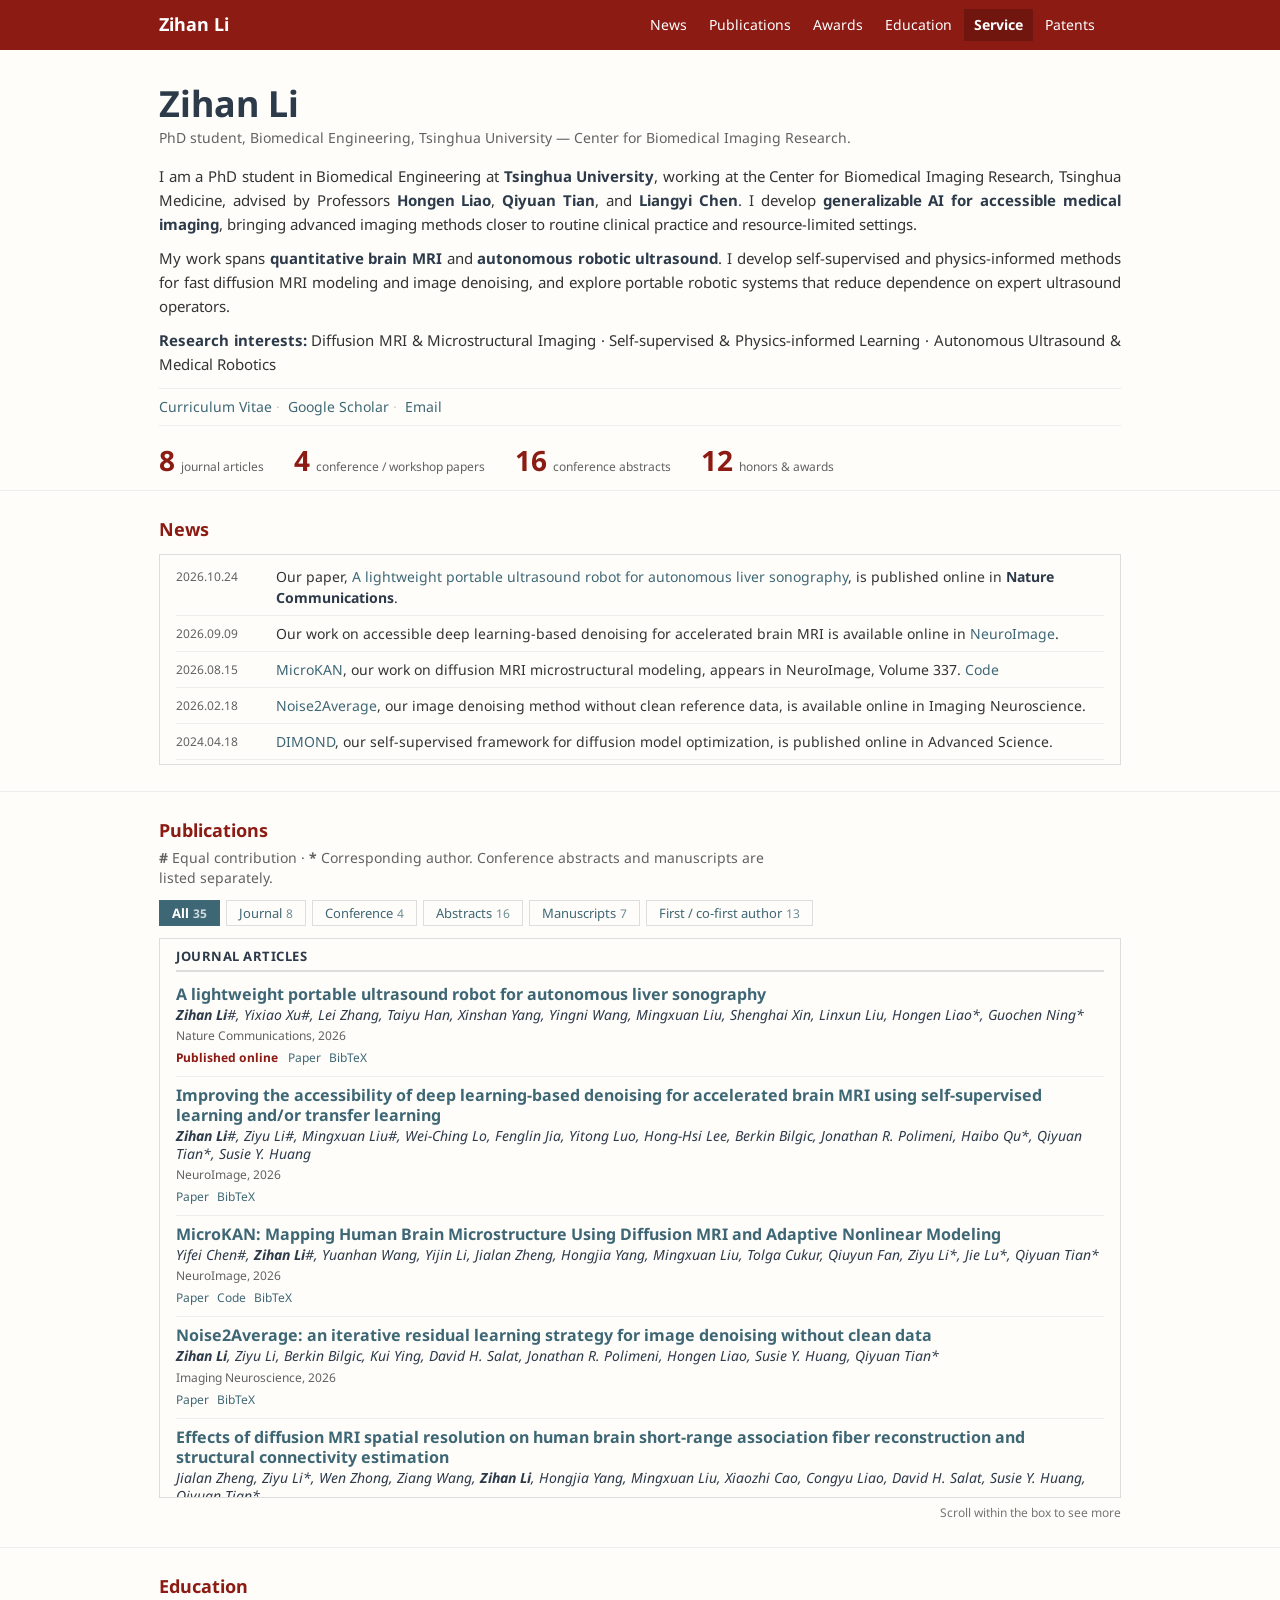
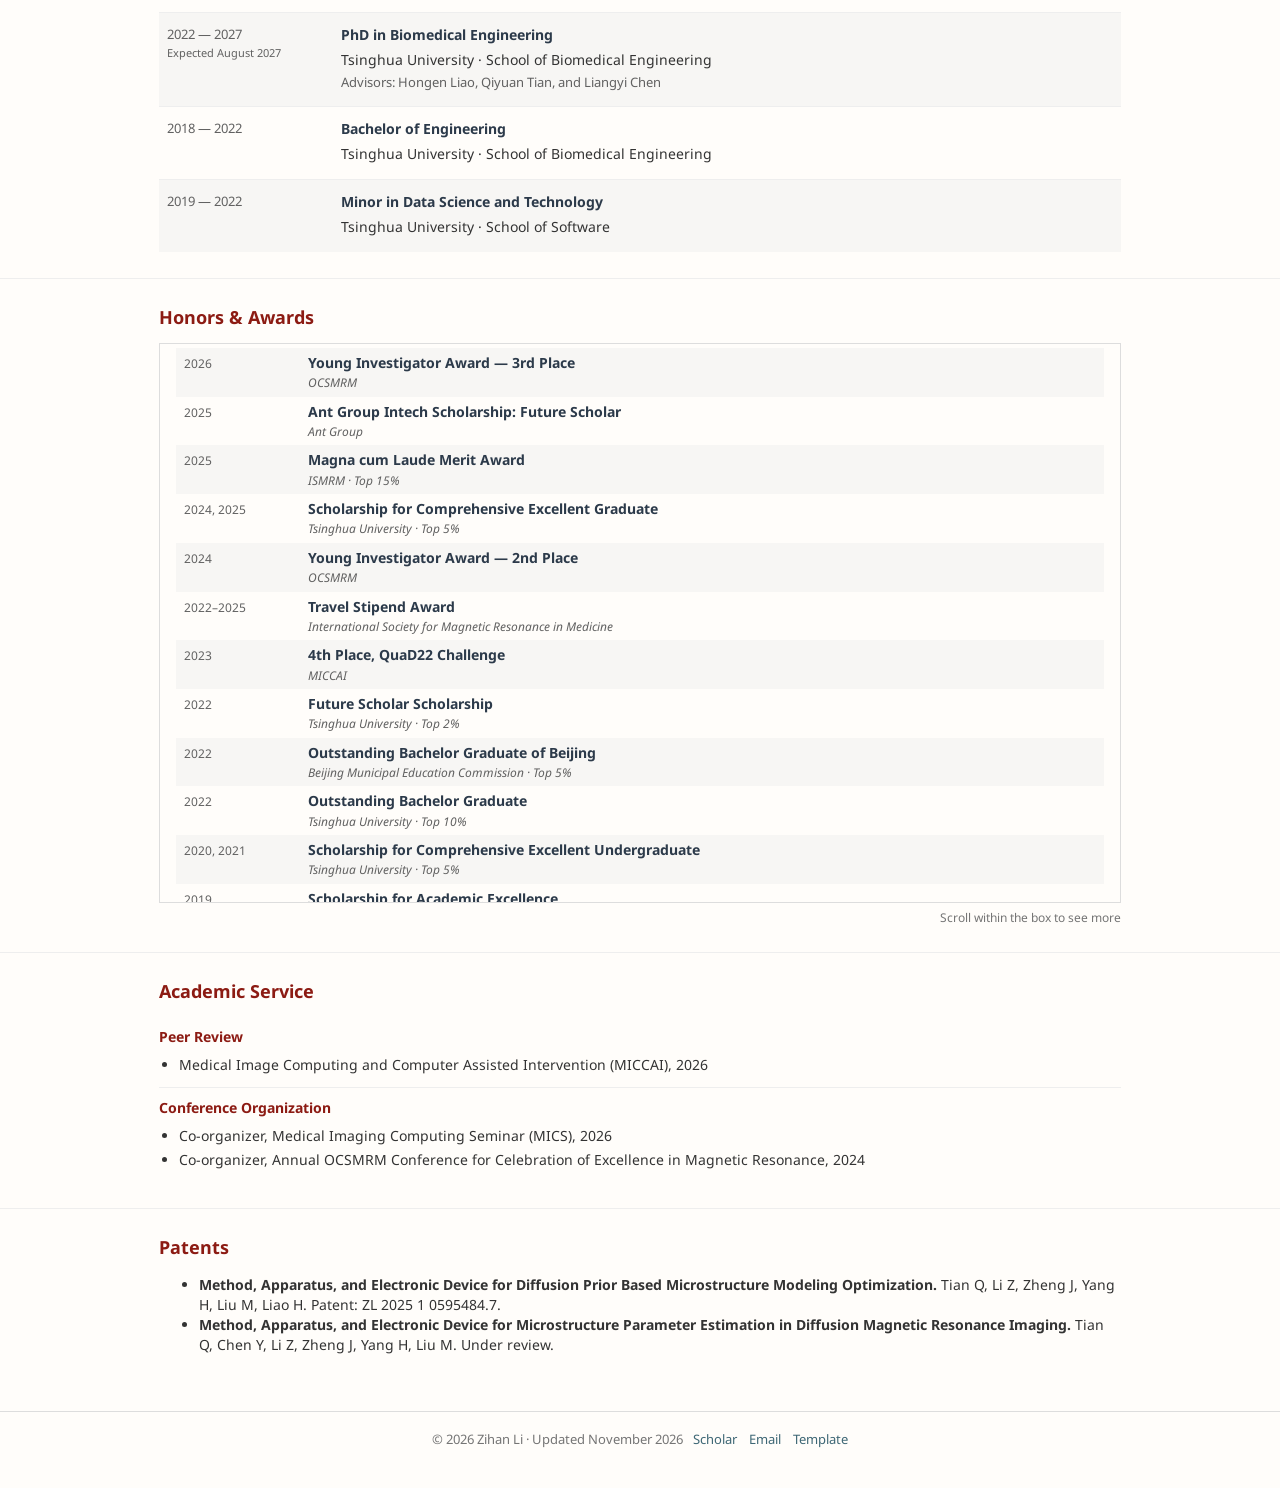
<file: index.html>
<!DOCTYPE html>
<html lang="en">

<head>
    <meta charset="utf-8" />
    <meta name="viewport" content="width=device-width, initial-scale=1, shrink-to-fit=no" />
    <!-- description / author / title are filled in from contents/config.yml -->
    <meta name="description" id="meta-description" content="Zihan Li, PhD student at Tsinghua University. Diffusion MRI, self-supervised learning, and autonomous ultrasound." />
    <meta name="author" id="meta-author" content="Zihan Li" />
    <title id="title">Zihan Li — Biomedical Imaging &amp; AI</title>

    <link rel="icon" type="image/svg+xml" href="static/assets/favicon.svg" />


    <!-- Noto Sans — the typeface OpenReview uses. -->
    <link rel="preconnect" href="https://fonts.googleapis.com" />
    <link rel="preconnect" href="https://fonts.gstatic.com" crossorigin />
    <link
        href="https://fonts.googleapis.com/css2?family=Noto+Sans:ital,wght@0,400;0,700;1,400;1,700&display=swap"
        rel="stylesheet" />

    <link type="text/css" href="static/css/main.css" rel="stylesheet" />
    <link rel="stylesheet" href="static/css/personal.css" />

    <script type="text/javascript" src="static/js/marked.min.js"></script>



    <script type="text/javascript" src="static/js/scripts.js"></script>
    <script type="text/javascript" src="static/js/js-yaml.min.js"></script>
</head>

<body id="page-top">
<a class="skip-link" href="#home">Skip to content</a>
<noscript><p class="wrap">This homepage uses JavaScript to load its content. You can also <a href="cv.html">read my curriculum vitae</a>.</p></noscript>

    <!-- ============================ Masthead ============================ -->
    <nav class="topbar" id="topbar">
        <div class="topbar-inner">
            <a class="brand" href="#page-top">
                <span class="brand-name" id="brand-name">Zihan Li</span>
            </a>
            <!-- Links are generated from the `nav:` list in config.yml -->
            <div class="topnav" id="topnav"></div>
            <div class="topbar-actions">
                <button class="icon-btn" id="menu-btn" aria-label="Toggle navigation" aria-controls="topnav" aria-expanded="false"><span></span><span></span></button>
            </div>
        </div>
    </nav>

    <!-- ============================ Header / intro ============================ -->
    <header class="hero" id="home">
        <div class="wrap">

            <h1 class="hero-title">
                <span class="hero-title-en" id="hero-name">Zihan Li</span>
                <span class="hero-title-zh" id="hero-name-secondary"></span>
            </h1>
            <div class="hero-eyebrow" id="hero-tagline"></div>

            <div class="front-grid">
                <article class="lead">
                    <aside class="front-side">
                        <figure class="portrait">
                            <img id="hero-photo" src="" alt="" />
                        </figure>
                    </aside>

                    <!-- Biography: contents/home.md -->
                    <div class="hero-lede main-body" id="home-md"></div>
                    <!-- Buttons: the `links:` list in config.yml -->
                    <div class="hero-links" id="hero-links"></div>
                </article>
            </div>

            <!-- Counters: the `stats:` block in config.yml -->
            <div class="metrics" id="metrics"></div>
        </div>
    </header>

    <!-- ============================ News ============================ -->


    <section class="section section-line" id="news">
        <div class="wrap">
            <div class="section-head"><h2 class="section-h">News</h2></div>
            <div class="scrollbox" tabindex="0" role="region" aria-label="Research news">
                <div class="main-body feed" id="news-md"></div>
            </div>
        </div>
    </section>

    <!-- ============================ Publications ============================ -->
    <section class="section section-line" id="publications">
        <div class="wrap">
            <div class="section-head">
                <div class="section-kicker">
                    <h2 class="section-h">Publications</h2>
                </div>
                <p class="section-sub" id="publications-note"></p>
            </div>
            <div class="filters" id="pub-filters" role="group" aria-label="Filter publications"></div>
            <div class="scrollbox" tabindex="0" role="region" aria-label="Publication list">
                <div class="main-body pubs" id="publications-md"></div>
            </div>
            <p class="scrollbox-note">Scroll within the box to see more</p>
        </div>
    </section>

    <section class="section section-line" id="education"><div class="wrap"><div class="section-head"><h2 class="section-h">Education</h2></div><div class="main-body" id="education-md"></div></div></section>

    <!-- ============================ Awards ============================ -->
    <section class="section section-line" id="awards">
        <div class="wrap">
            <div class="section-head">
                <div class="section-kicker">
                    <h2 class="section-h">Honors &amp; Awards</h2>
                </div>
            </div>
            <div class="scrollbox">
                <div class="main-body award-list" id="awards-md"></div>
            </div>
            <p class="scrollbox-note">Scroll within the box to see more</p>
        </div>
    </section>

    <!-- ============================ Talks ============================ -->


    <!-- ============================ Funding ============================ -->


    <!-- ============================ Service ============================ -->
    <section class="section section-line" id="service">
        <div class="wrap">
            <div class="section-head">
                <div class="section-kicker">
                    <h2 class="section-h">Academic Service</h2>
                </div>
            </div>
            <div class="main-body service-body" id="service-md"></div>
        </div>
    </section>

    <!-- ============================ Activities ============================ -->


    <!-- ============================ Reading ============================ -->


    <!-- ============================ People ============================ -->


    <section class="section section-line" id="patents"><div class="wrap"><div class="section-head"><h2 class="section-h">Patents</h2></div><div class="main-body" id="patents-md"></div></div></section>

    <!-- ============================ Visitors ============================ -->
    <!-- Hidden unless `visitors.enabled` is true in config.yml. -->
    <section class="section section-line" id="visitor" hidden>
        <div class="wrap">
            <div class="section-head">
                <div class="section-kicker">
                    <h2 class="section-h">Visitors</h2>
                </div>
            </div>
            <div class="visitor-wrap" id="visitor-wrap"></div>
        </div>
    </section>

    <!-- ============================ Footer ============================ -->
    <footer class="footer">
        <div class="wrap footer-inner">
            <div class="footer-left">
                <div id="copyright-text" class="footer-copy"></div>
            </div>
            <div class="footer-right" id="footer-links"></div>
        </div>
    </footer>

    <!-- Back to top -->
    <button id="back-to-top" class="fab" aria-label="Back to top">↑</button>

</body>

</html>
</file>
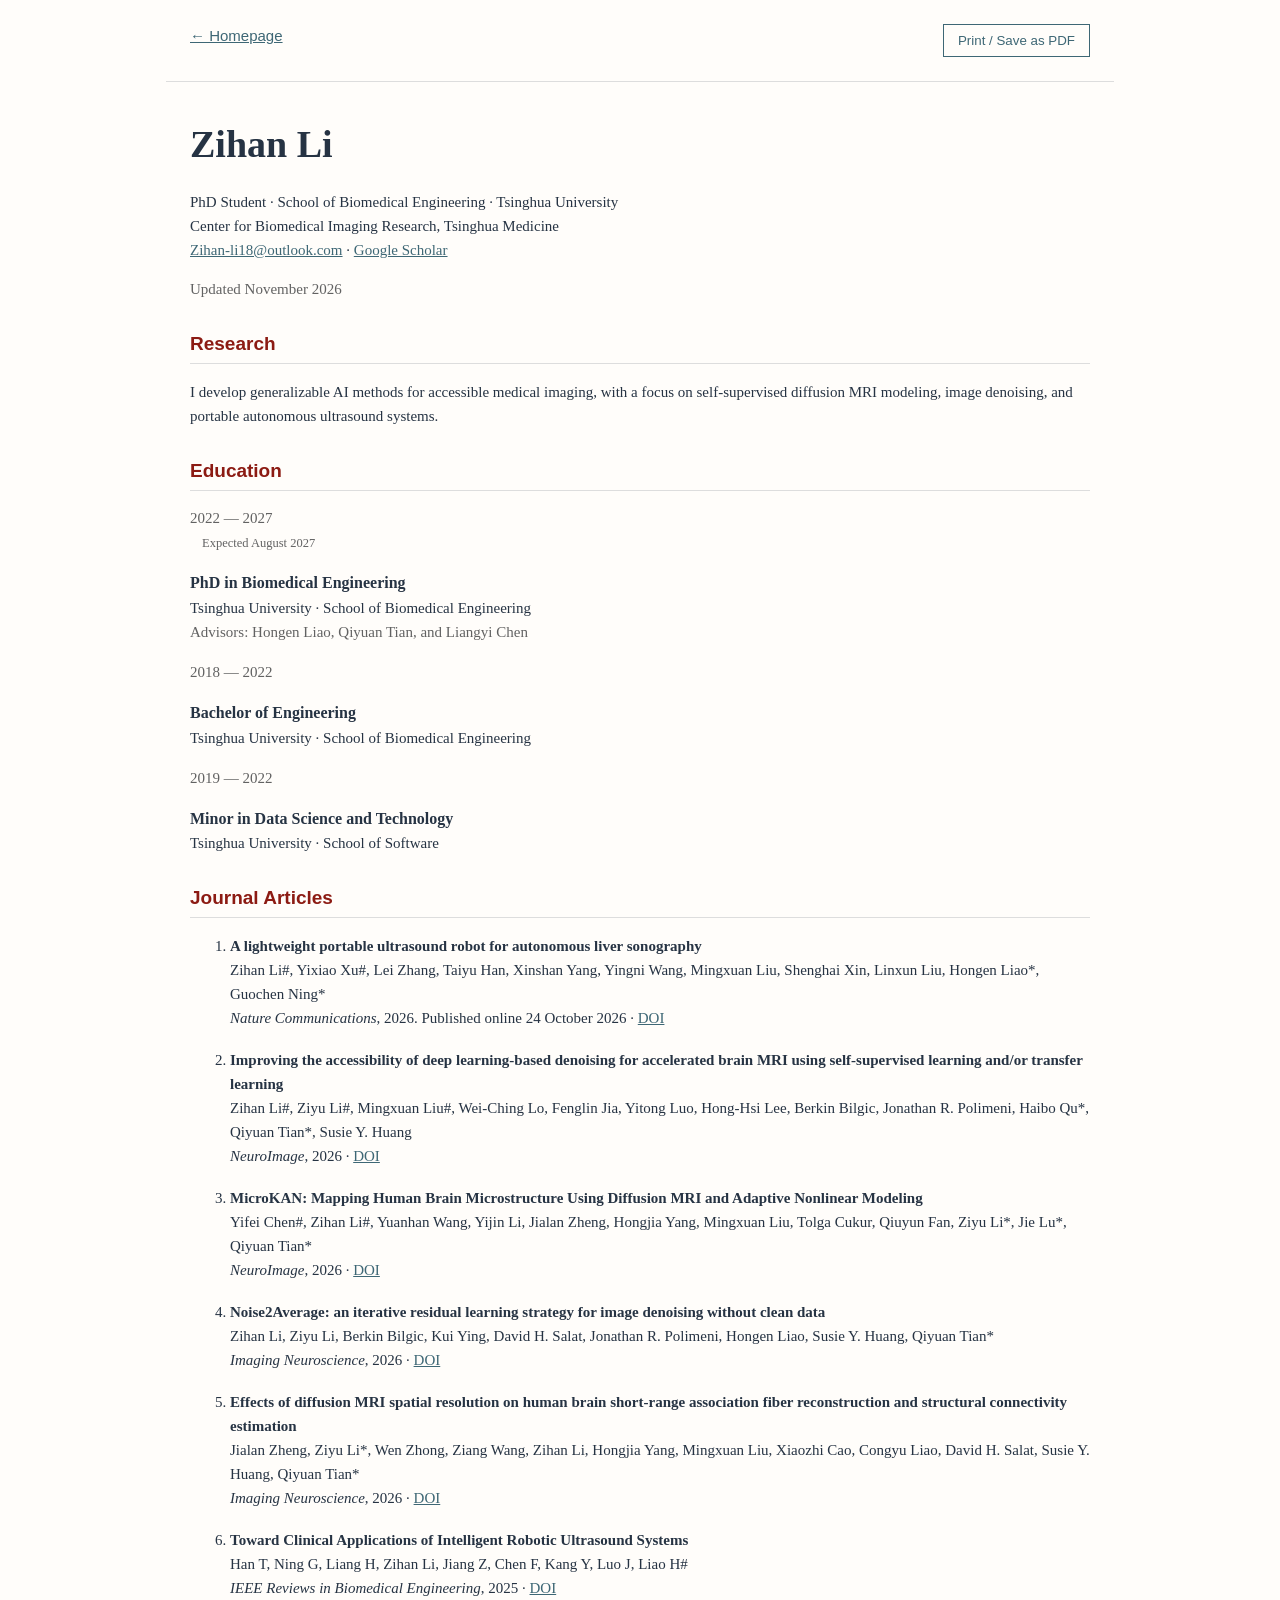
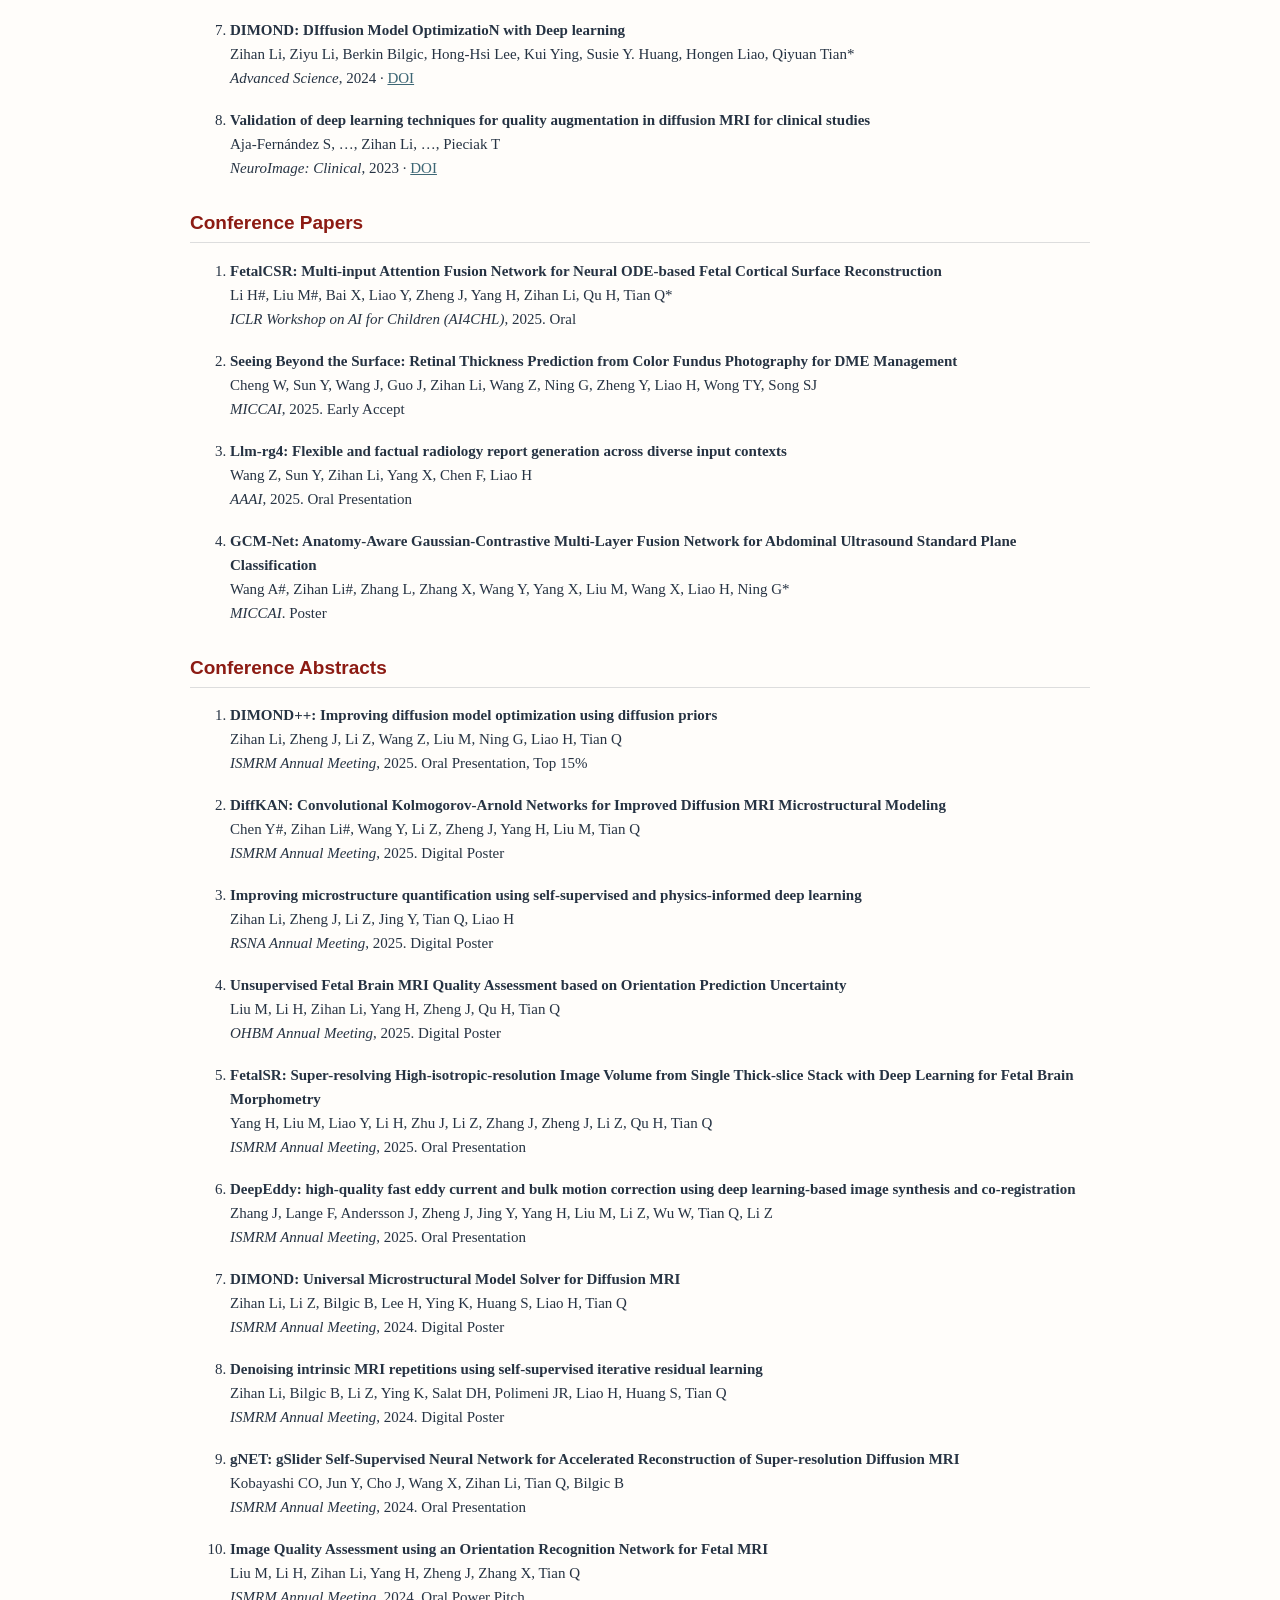
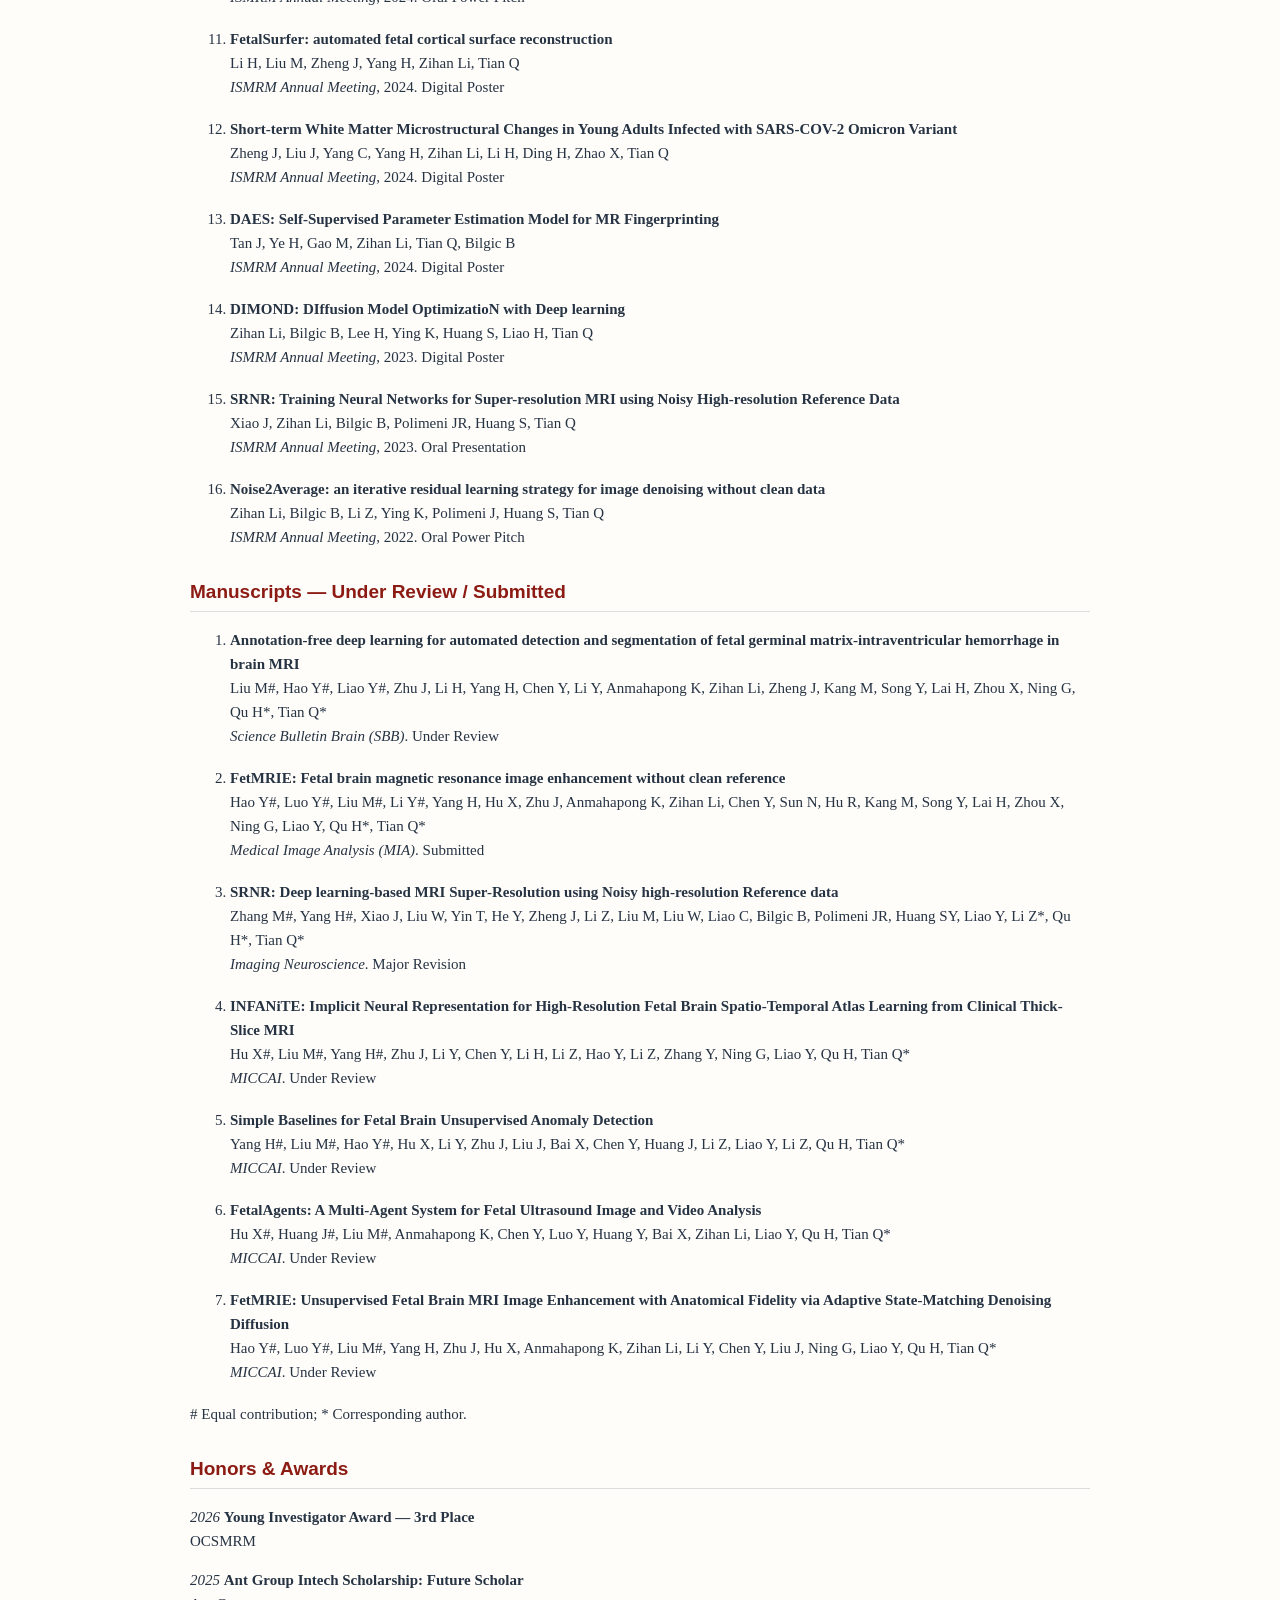
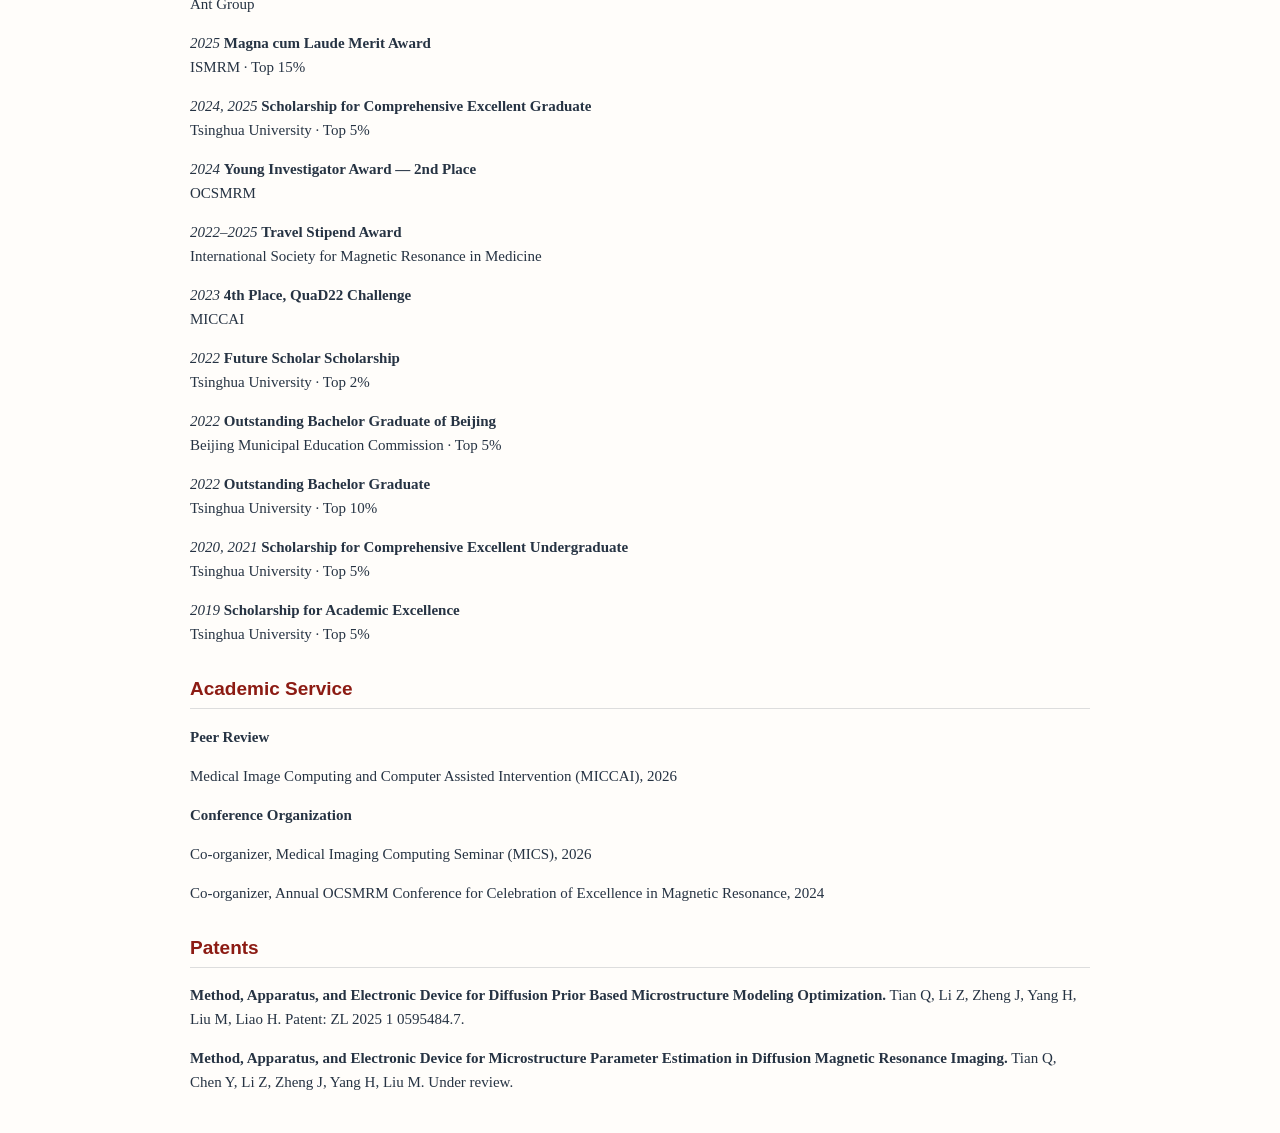
<file: cv.html>
<!doctype html><html lang="en"><head><meta charset="utf-8"><meta name="viewport" content="width=device-width,initial-scale=1"><title>Zihan Li — Curriculum Vitae</title><link rel="icon" href="static/assets/favicon.svg"><link rel="stylesheet" href="static/css/cv.css"></head><body><nav><a href="index.html">← Homepage</a><button onclick="window.print()">Print / Save as PDF</button></nav><main><h1>Zihan Li</h1><p>PhD Student · School of Biomedical Engineering · Tsinghua University<br>Center for Biomedical Imaging Research, Tsinghua Medicine<br><a href="mailto:Zihan-li18@outlook.com">Zihan-li18@outlook.com</a> · <a href="https://scholar.google.com/citations?user=HUPJftsAAAAJ">Google Scholar</a></p><p class="updated">Updated November 2026</p><h2>Research</h2><p>I develop generalizable AI methods for accessible medical imaging, with a focus on self-supervised diffusion MRI modeling, image denoising, and portable autonomous ultrasound systems.</p><h2>Education</h2><div class="education-row"><span class="education-date">2022 — 2027<br><small>Expected August 2027</small></span><div><h3>PhD in Biomedical Engineering</h3><p>Tsinghua University · School of Biomedical Engineering</p><p class="muted">Advisors: Hongen Liao, Qiyuan Tian, and Liangyi Chen</p></div></div>
<div class="education-row"><span class="education-date">2018 — 2022</span><div><h3>Bachelor of Engineering</h3><p>Tsinghua University · School of Biomedical Engineering</p></div></div>
<div class="education-row"><span class="education-date">2019 — 2022</span><div><h3>Minor in Data Science and Technology</h3><p>Tsinghua University · School of Software</p></div></div>
<h2>Journal Articles</h2><ol><li><strong>A lightweight portable ultrasound robot for autonomous liver sonography</strong><br>Zihan Li#, Yixiao Xu#, Lei Zhang, Taiyu Han, Xinshan Yang, Yingni Wang, Mingxuan Liu, Shenghai Xin, Linxun Liu, Hongen Liao*, Guochen Ning*<br><em>Nature Communications</em>, 2026. Published online 24 October 2026 · <a href="https://doi.org/10.1038/s41467-026-79007-5">DOI</a></li><li><strong>Improving the accessibility of deep learning-based denoising for accelerated brain MRI using self-supervised learning and/or transfer learning</strong><br>Zihan Li#, Ziyu Li#, Mingxuan Liu#, Wei-Ching Lo, Fenglin Jia, Yitong Luo, Hong-Hsi Lee, Berkin Bilgic, Jonathan R. Polimeni, Haibo Qu*, Qiyuan Tian*, Susie Y. Huang<br><em>NeuroImage</em>, 2026 · <a href="https://doi.org/10.1016/j.neuroimage.2026.122210">DOI</a></li><li><strong>MicroKAN: Mapping Human Brain Microstructure Using Diffusion MRI and Adaptive Nonlinear Modeling</strong><br>Yifei Chen#, Zihan Li#, Yuanhan Wang, Yijin Li, Jialan Zheng, Hongjia Yang, Mingxuan Liu, Tolga Cukur, Qiuyun Fan, Ziyu Li*, Jie Lu*, Qiyuan Tian*<br><em>NeuroImage</em>, 2026 · <a href="https://doi.org/10.1016/j.neuroimage.2026.122032">DOI</a></li><li><strong>Noise2Average: an iterative residual learning strategy for image denoising without clean data</strong><br>Zihan Li, Ziyu Li, Berkin Bilgic, Kui Ying, David H. Salat, Jonathan R. Polimeni, Hongen Liao, Susie Y. Huang, Qiyuan Tian*<br><em>Imaging Neuroscience</em>, 2026 · <a href="https://doi.org/10.1162/IMAG.a.1163">DOI</a></li><li><strong>Effects of diffusion MRI spatial resolution on human brain short-range association fiber reconstruction and structural connectivity estimation</strong><br>Jialan Zheng, Ziyu Li*, Wen Zhong, Ziang Wang, Zihan Li, Hongjia Yang, Mingxuan Liu, Xiaozhi Cao, Congyu Liao, David H. Salat, Susie Y. Huang, Qiyuan Tian*<br><em>Imaging Neuroscience</em>, 2026 · <a href="https://doi.org/10.1162/IMAG.a.1089">DOI</a></li><li><strong>Toward Clinical Applications of Intelligent Robotic Ultrasound Systems</strong><br>Han T, Ning G, Liang H, Zihan Li, Jiang Z, Chen F, Kang Y, Luo J, Liao H#<br><em>IEEE Reviews in Biomedical Engineering</em>, 2025 · <a href="https://doi.org/10.1109/RBME.2025.3610605">DOI</a></li><li><strong>DIMOND: DIffusion Model OptimizatioN with Deep learning</strong><br>Zihan Li, Ziyu Li, Berkin Bilgic, Hong-Hsi Lee, Kui Ying, Susie Y. Huang, Hongen Liao, Qiyuan Tian*<br><em>Advanced Science</em>, 2024 · <a href="https://doi.org/10.1002/advs.202307965">DOI</a></li><li><strong>Validation of deep learning techniques for quality augmentation in diffusion MRI for clinical studies</strong><br>Aja-Fernández S, …, Zihan Li, …, Pieciak T<br><em>NeuroImage: Clinical</em>, 2023 · <a href="https://doi.org/10.1016/j.nicl.2023.103483">DOI</a></li></ol><h2>Conference Papers</h2><ol><li><strong>FetalCSR: Multi-input Attention Fusion Network for Neural ODE-based Fetal Cortical Surface Reconstruction</strong><br>Li H#, Liu M#, Bai X, Liao Y, Zheng J, Yang H, Zihan Li, Qu H, Tian Q*<br><em>ICLR Workshop on AI for Children (AI4CHL)</em>, 2025. Oral</li><li><strong>Seeing Beyond the Surface: Retinal Thickness Prediction from Color Fundus Photography for DME Management</strong><br>Cheng W, Sun Y, Wang J, Guo J, Zihan Li, Wang Z, Ning G, Zheng Y, Liao H, Wong TY, Song SJ<br><em>MICCAI</em>, 2025. Early Accept</li><li><strong>Llm-rg4: Flexible and factual radiology report generation across diverse input contexts</strong><br>Wang Z, Sun Y, Zihan Li, Yang X, Chen F, Liao H<br><em>AAAI</em>, 2025. Oral Presentation</li><li><strong>GCM-Net: Anatomy-Aware Gaussian-Contrastive Multi-Layer Fusion Network for Abdominal Ultrasound Standard Plane Classification</strong><br>Wang A#, Zihan Li#, Zhang L, Zhang X, Wang Y, Yang X, Liu M, Wang X, Liao H, Ning G*<br><em>MICCAI</em>. Poster</li></ol><h2>Conference Abstracts</h2><ol><li><strong>DIMOND++: Improving diffusion model optimization using diffusion priors</strong><br>Zihan Li, Zheng J, Li Z, Wang Z, Liu M, Ning G, Liao H, Tian Q<br><em>ISMRM Annual Meeting</em>, 2025. Oral Presentation, Top 15%</li><li><strong>DiffKAN: Convolutional Kolmogorov-Arnold Networks for Improved Diffusion MRI Microstructural Modeling</strong><br>Chen Y#, Zihan Li#, Wang Y, Li Z, Zheng J, Yang H, Liu M, Tian Q<br><em>ISMRM Annual Meeting</em>, 2025. Digital Poster</li><li><strong>Improving microstructure quantification using self-supervised and physics-informed deep learning</strong><br>Zihan Li, Zheng J, Li Z, Jing Y, Tian Q, Liao H<br><em>RSNA Annual Meeting</em>, 2025. Digital Poster</li><li><strong>Unsupervised Fetal Brain MRI Quality Assessment based on Orientation Prediction Uncertainty</strong><br>Liu M, Li H, Zihan Li, Yang H, Zheng J, Qu H, Tian Q<br><em>OHBM Annual Meeting</em>, 2025. Digital Poster</li><li><strong>FetalSR: Super-resolving High-isotropic-resolution Image Volume from Single Thick-slice Stack with Deep Learning for Fetal Brain Morphometry</strong><br>Yang H, Liu M, Liao Y, Li H, Zhu J, Li Z, Zhang J, Zheng J, Li Z, Qu H, Tian Q<br><em>ISMRM Annual Meeting</em>, 2025. Oral Presentation</li><li><strong>DeepEddy: high-quality fast eddy current and bulk motion correction using deep learning-based image synthesis and co-registration</strong><br>Zhang J, Lange F, Andersson J, Zheng J, Jing Y, Yang H, Liu M, Li Z, Wu W, Tian Q, Li Z<br><em>ISMRM Annual Meeting</em>, 2025. Oral Presentation</li><li><strong>DIMOND: Universal Microstructural Model Solver for Diffusion MRI</strong><br>Zihan Li, Li Z, Bilgic B, Lee H, Ying K, Huang S, Liao H, Tian Q<br><em>ISMRM Annual Meeting</em>, 2024. Digital Poster</li><li><strong>Denoising intrinsic MRI repetitions using self-supervised iterative residual learning</strong><br>Zihan Li, Bilgic B, Li Z, Ying K, Salat DH, Polimeni JR, Liao H, Huang S, Tian Q<br><em>ISMRM Annual Meeting</em>, 2024. Digital Poster</li><li><strong>gNET: gSlider Self-Supervised Neural Network for Accelerated Reconstruction of Super-resolution Diffusion MRI</strong><br>Kobayashi CO, Jun Y, Cho J, Wang X, Zihan Li, Tian Q, Bilgic B<br><em>ISMRM Annual Meeting</em>, 2024. Oral Presentation</li><li><strong>Image Quality Assessment using an Orientation Recognition Network for Fetal MRI</strong><br>Liu M, Li H, Zihan Li, Yang H, Zheng J, Zhang X, Tian Q<br><em>ISMRM Annual Meeting</em>, 2024. Oral Power Pitch</li><li><strong>FetalSurfer: automated fetal cortical surface reconstruction</strong><br>Li H, Liu M, Zheng J, Yang H, Zihan Li, Tian Q<br><em>ISMRM Annual Meeting</em>, 2024. Digital Poster</li><li><strong>Short-term White Matter Microstructural Changes in Young Adults Infected with SARS-COV-2 Omicron Variant</strong><br>Zheng J, Liu J, Yang C, Yang H, Zihan Li, Li H, Ding H, Zhao X, Tian Q<br><em>ISMRM Annual Meeting</em>, 2024. Digital Poster</li><li><strong>DAES: Self-Supervised Parameter Estimation Model for MR Fingerprinting</strong><br>Tan J, Ye H, Gao M, Zihan Li, Tian Q, Bilgic B<br><em>ISMRM Annual Meeting</em>, 2024. Digital Poster</li><li><strong>DIMOND: DIffusion Model OptimizatioN with Deep learning</strong><br>Zihan Li, Bilgic B, Lee H, Ying K, Huang S, Liao H, Tian Q<br><em>ISMRM Annual Meeting</em>, 2023. Digital Poster</li><li><strong>SRNR: Training Neural Networks for Super-resolution MRI using Noisy High-resolution Reference Data</strong><br>Xiao J, Zihan Li, Bilgic B, Polimeni JR, Huang S, Tian Q<br><em>ISMRM Annual Meeting</em>, 2023. Oral Presentation</li><li><strong>Noise2Average: an iterative residual learning strategy for image denoising without clean data</strong><br>Zihan Li, Bilgic B, Li Z, Ying K, Polimeni J, Huang S, Tian Q<br><em>ISMRM Annual Meeting</em>, 2022. Oral Power Pitch</li></ol><h2>Manuscripts — Under Review / Submitted</h2><ol><li><strong>Annotation-free deep learning for automated detection and segmentation of fetal germinal matrix-intraventricular hemorrhage in brain MRI</strong><br>Liu M#, Hao Y#, Liao Y#, Zhu J, Li H, Yang H, Chen Y, Li Y, Anmahapong K, Zihan Li, Zheng J, Kang M, Song Y, Lai H, Zhou X, Ning G, Qu H*, Tian Q*<br><em>Science Bulletin Brain (SBB)</em>. Under Review</li><li><strong>FetMRIE: Fetal brain magnetic resonance image enhancement without clean reference</strong><br>Hao Y#, Luo Y#, Liu M#, Li Y#, Yang H, Hu X, Zhu J, Anmahapong K, Zihan Li, Chen Y, Sun N, Hu R, Kang M, Song Y, Lai H, Zhou X, Ning G, Liao Y, Qu H*, Tian Q*<br><em>Medical Image Analysis (MIA)</em>. Submitted</li><li><strong>SRNR: Deep learning-based MRI Super-Resolution using Noisy high-resolution Reference data</strong><br>Zhang M#, Yang H#, Xiao J, Liu W, Yin T, He Y, Zheng J, Li Z, Liu M, Liu W, Liao C, Bilgic B, Polimeni JR, Huang SY, Liao Y, Li Z*, Qu H*, Tian Q*<br><em>Imaging Neuroscience</em>. Major Revision</li><li><strong>INFANiTE: Implicit Neural Representation for High-Resolution Fetal Brain Spatio-Temporal Atlas Learning from Clinical Thick-Slice MRI</strong><br>Hu X#, Liu M#, Yang H#, Zhu J, Li Y, Chen Y, Li H, Li Z, Hao Y, Li Z, Zhang Y, Ning G, Liao Y, Qu H, Tian Q*<br><em>MICCAI</em>. Under Review</li><li><strong>Simple Baselines for Fetal Brain Unsupervised Anomaly Detection</strong><br>Yang H#, Liu M#, Hao Y#, Hu X, Li Y, Zhu J, Liu J, Bai X, Chen Y, Huang J, Li Z, Liao Y, Li Z, Qu H, Tian Q*<br><em>MICCAI</em>. Under Review</li><li><strong>FetalAgents: A Multi-Agent System for Fetal Ultrasound Image and Video Analysis</strong><br>Hu X#, Huang J#, Liu M#, Anmahapong K, Chen Y, Luo Y, Huang Y, Bai X, Zihan Li, Liao Y, Qu H, Tian Q*<br><em>MICCAI</em>. Under Review</li><li><strong>FetMRIE: Unsupervised Fetal Brain MRI Image Enhancement with Anatomical Fidelity via Adaptive State-Matching Denoising Diffusion</strong><br>Hao Y#, Luo Y#, Liu M#, Yang H, Zhu J, Hu X, Anmahapong K, Zihan Li, Li Y, Chen Y, Liu J, Ning G, Liao Y, Qu H, Tian Q*<br><em>MICCAI</em>. Under Review</li></ol><p># Equal contribution; * Corresponding author.</p><h2>Honors & Awards</h2><p><em>2026</em> <strong>Young Investigator Award — 3rd Place</strong><br />OCSMRM</p><p><em>2025</em> <strong>Ant Group Intech Scholarship: Future Scholar</strong><br />Ant Group</p><p><em>2025</em> <strong>Magna cum Laude Merit Award</strong><br />ISMRM · Top 15%</p><p><em>2024, 2025</em> <strong>Scholarship for Comprehensive Excellent Graduate</strong><br />Tsinghua University · Top 5%</p><p><em>2024</em> <strong>Young Investigator Award — 2nd Place</strong><br />OCSMRM</p><p><em>2022–2025</em> <strong>Travel Stipend Award</strong><br />International Society for Magnetic Resonance in Medicine</p><p><em>2023</em> <strong>4th Place, QuaD22 Challenge</strong><br />MICCAI</p><p><em>2022</em> <strong>Future Scholar Scholarship</strong><br />Tsinghua University · Top 2%</p><p><em>2022</em> <strong>Outstanding Bachelor Graduate of Beijing</strong><br />Beijing Municipal Education Commission · Top 5%</p><p><em>2022</em> <strong>Outstanding Bachelor Graduate</strong><br />Tsinghua University · Top 10%</p><p><em>2020, 2021</em> <strong>Scholarship for Comprehensive Excellent Undergraduate</strong><br />Tsinghua University · Top 5%</p><p><em>2019</em> <strong>Scholarship for Academic Excellence</strong><br />Tsinghua University · Top 5%</p><h2>Academic Service</h2><p><strong>Peer Review</strong></p><p>Medical Image Computing and Computer Assisted Intervention (MICCAI), 2026</p><p><strong>Conference Organization</strong></p><p>Co-organizer, Medical Imaging Computing Seminar (MICS), 2026</p><p>Co-organizer, Annual OCSMRM Conference for Celebration of Excellence in Magnetic Resonance, 2024</p><h2>Patents</h2><p><strong>Method, Apparatus, and Electronic Device for Diffusion Prior Based Microstructure Modeling Optimization.</strong> Tian Q, Li Z, Zheng J, Yang H, Liu M, Liao H. Patent: ZL 2025 1 0595484.7.</p><p><strong>Method, Apparatus, and Electronic Device for Microstructure Parameter Estimation in Diffusion Magnetic Resonance Imaging.</strong> Tian Q, Chen Y, Li Z, Zheng J, Yang H, Liu M. Under review.</p></main></body></html>
</file>
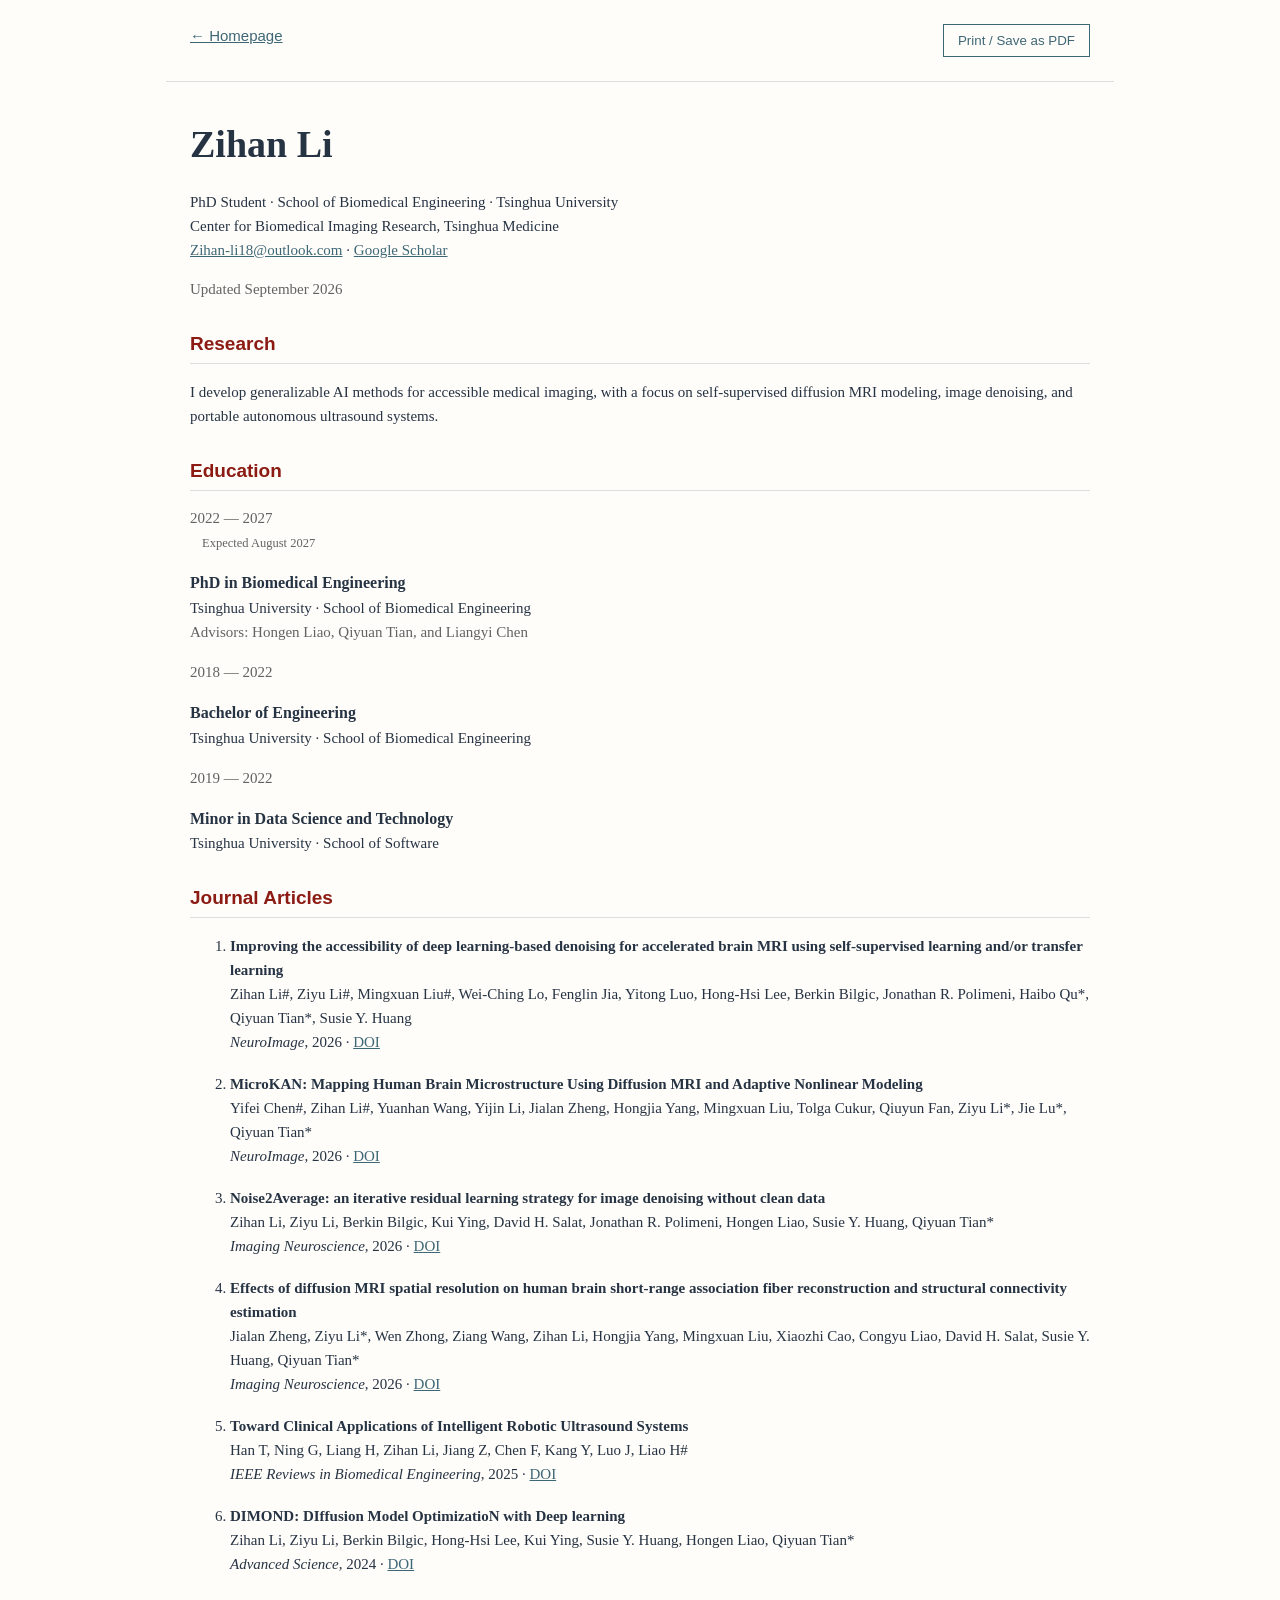
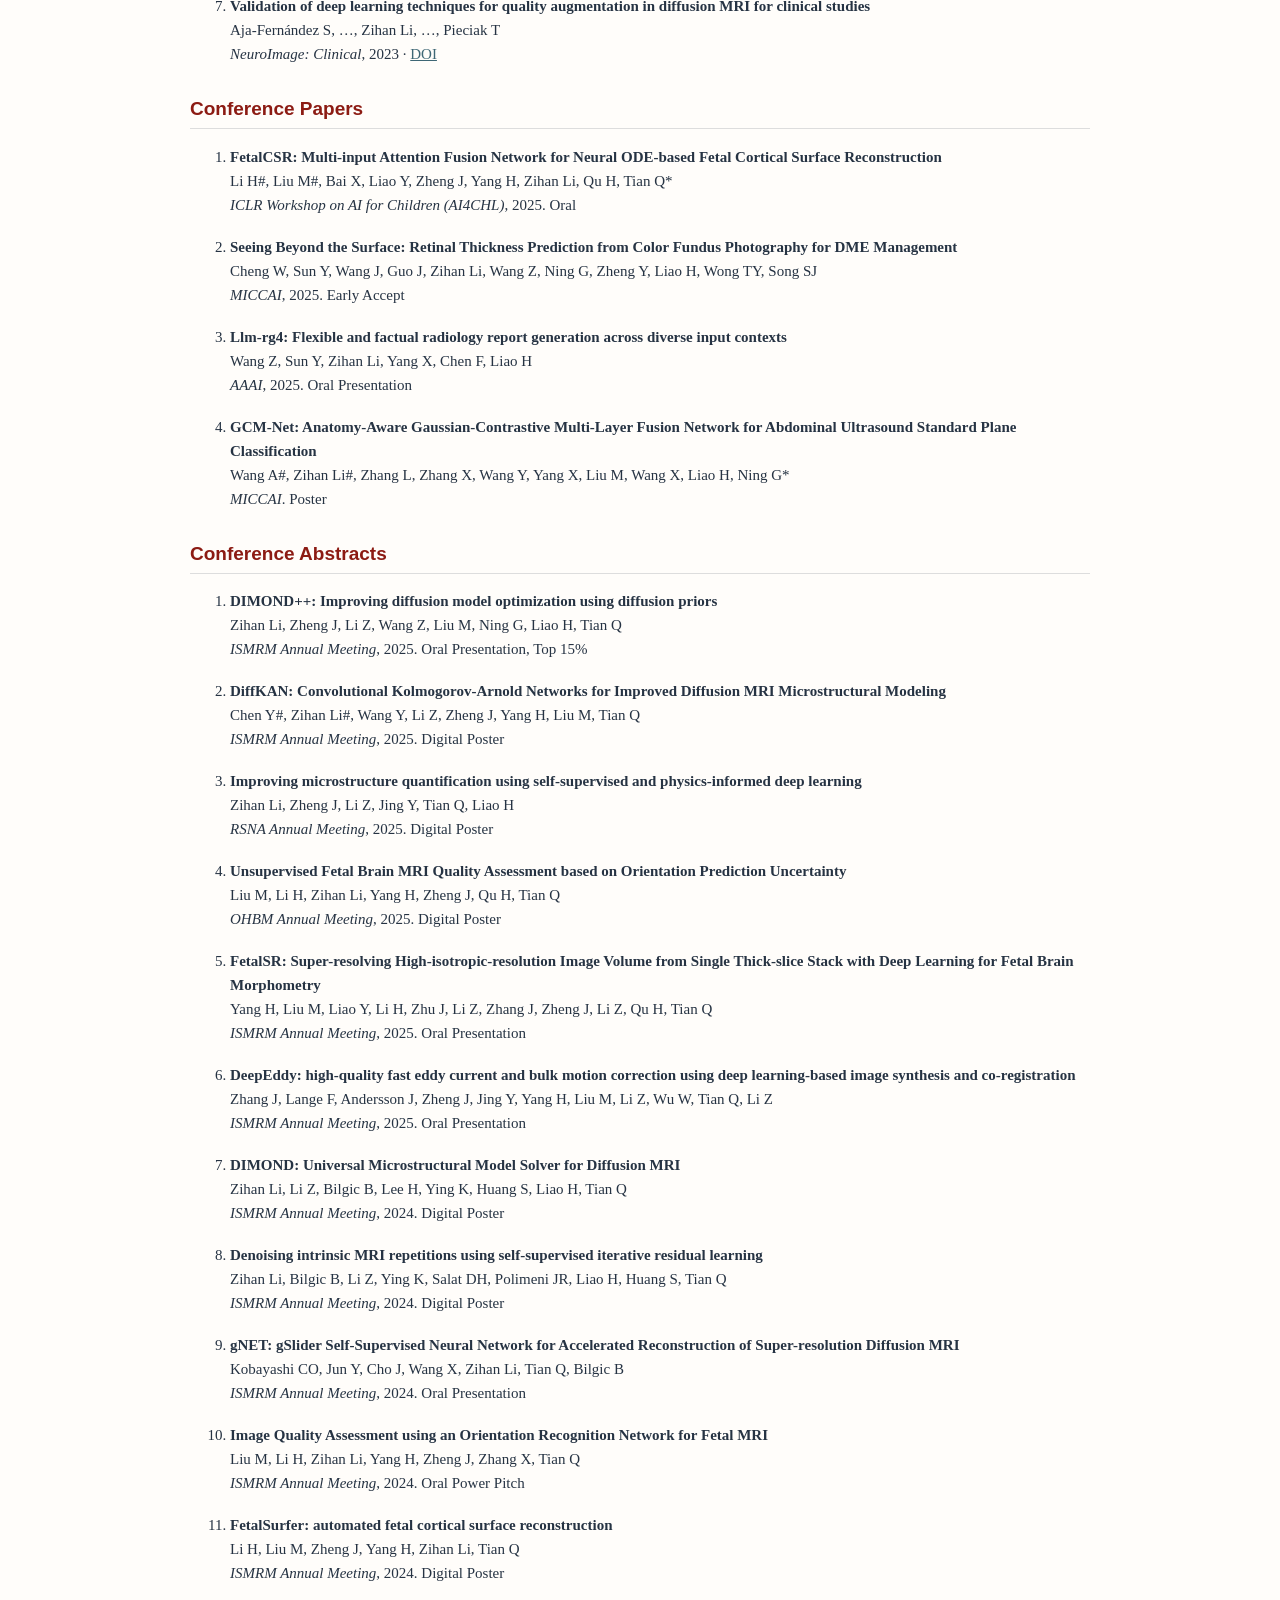
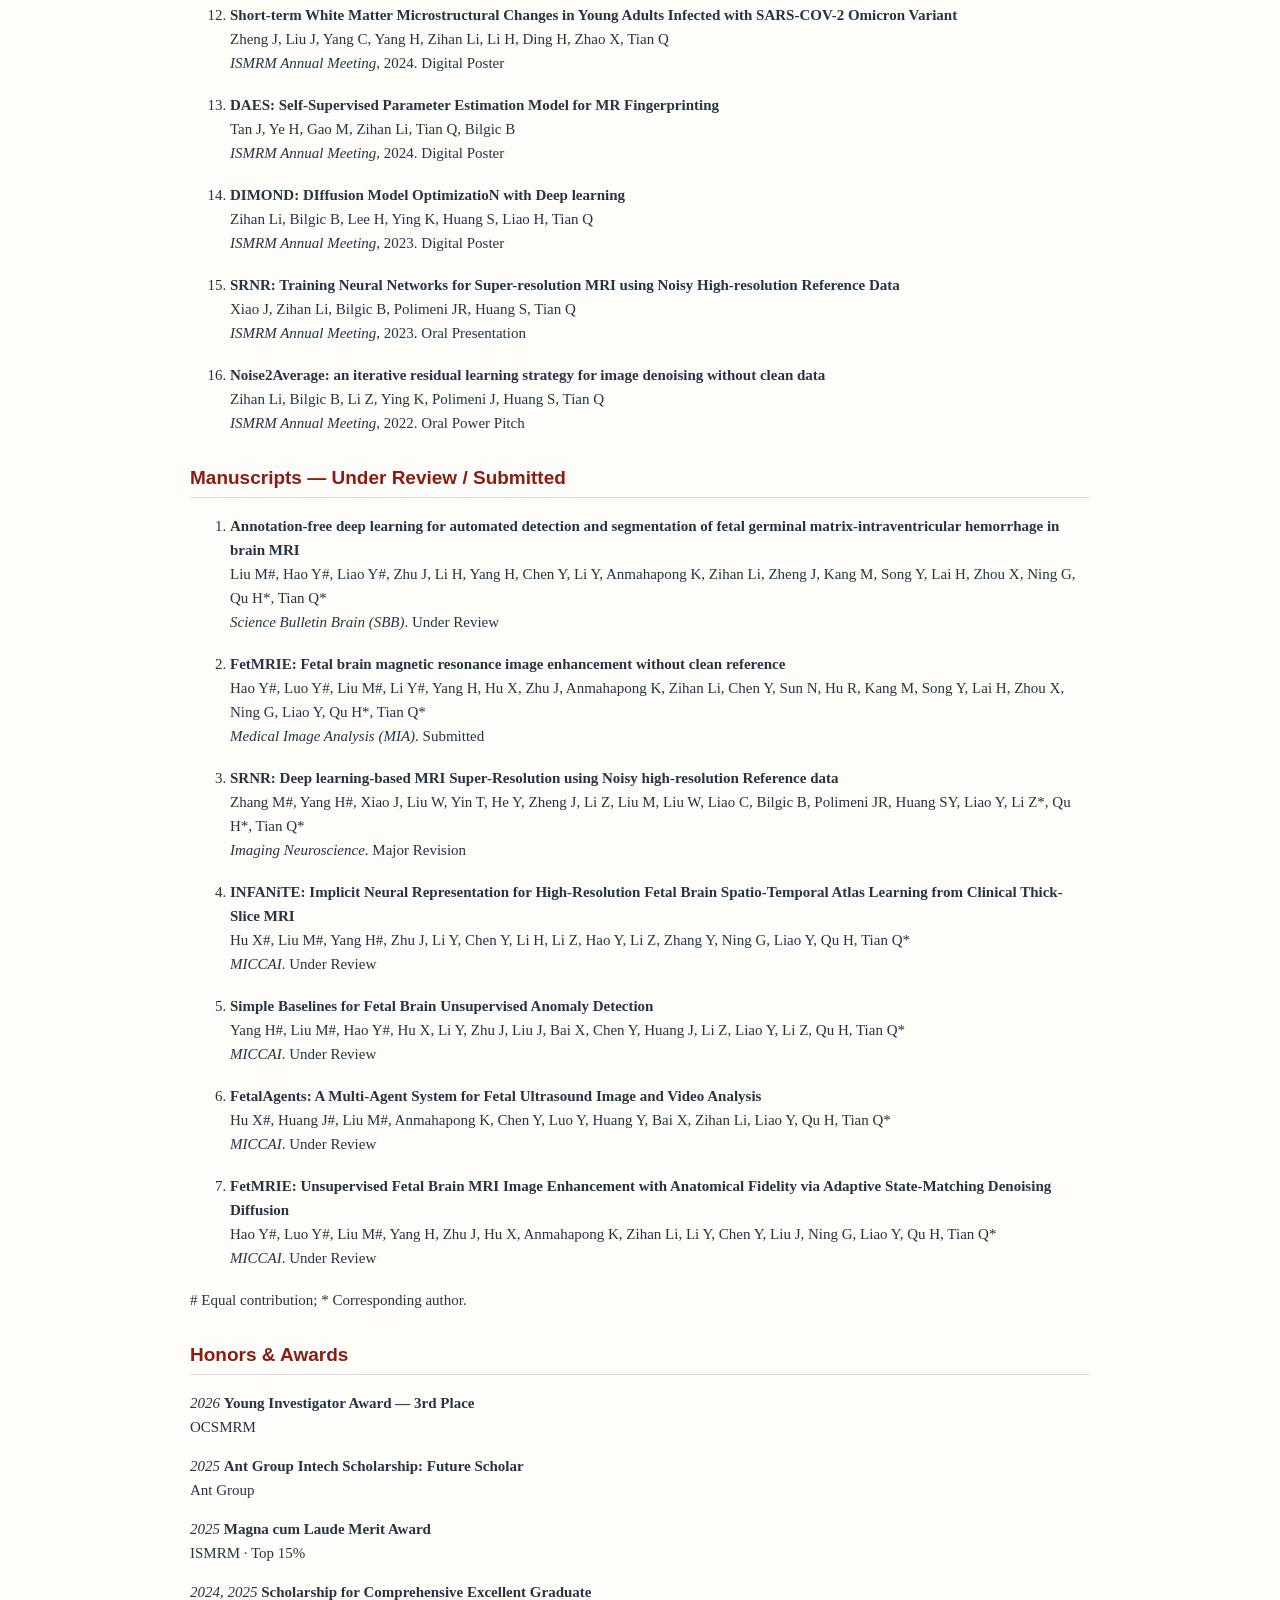
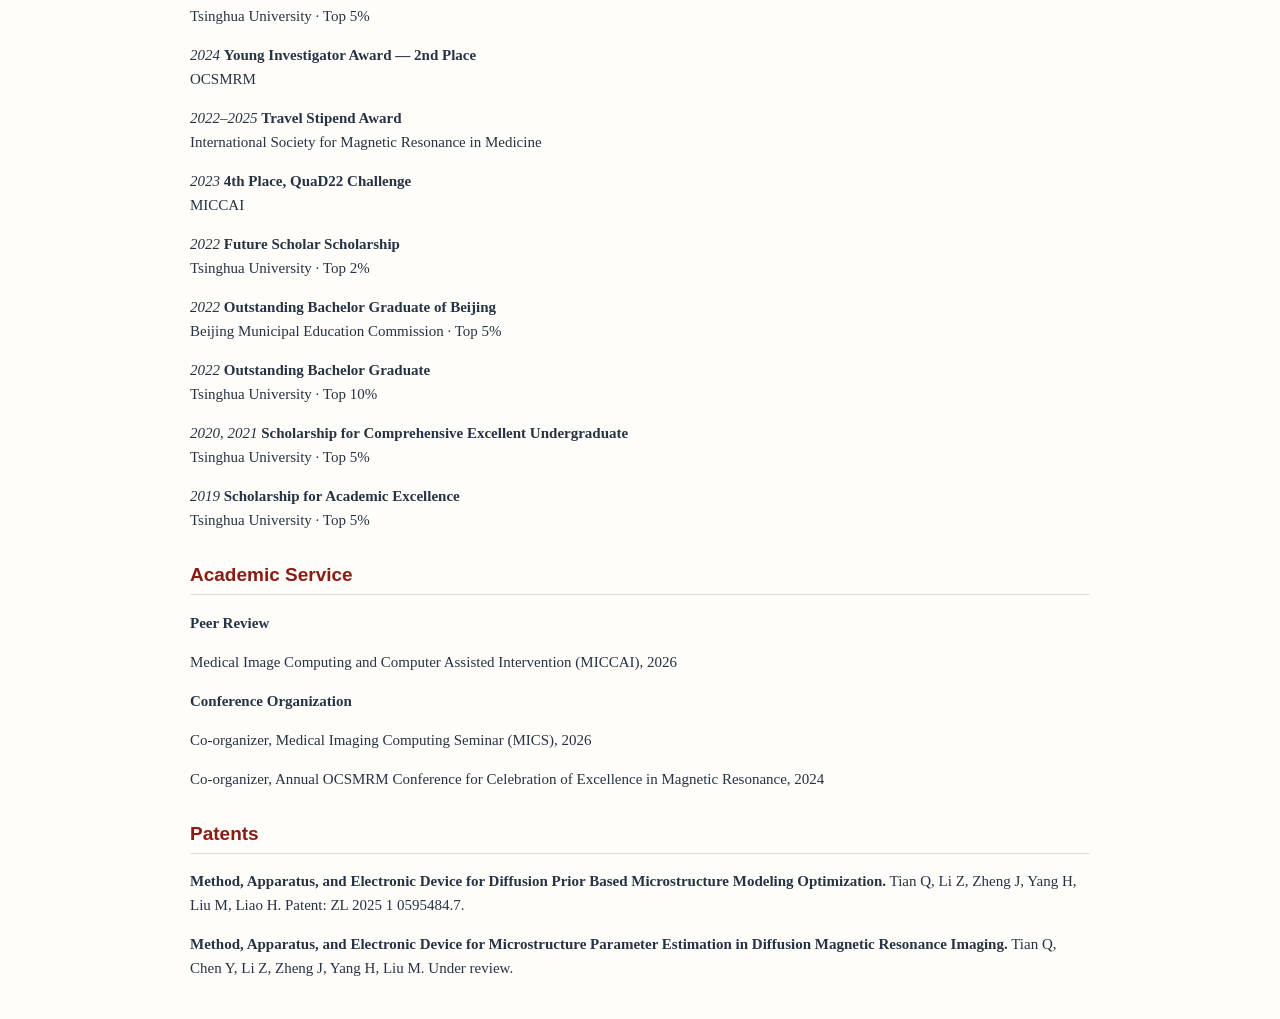
<file: homepage-upload/cv.html>
<!doctype html><html lang="en"><head><meta charset="utf-8"><meta name="viewport" content="width=device-width,initial-scale=1"><title>Zihan Li — Curriculum Vitae</title><link rel="icon" href="static/assets/favicon.svg"><link rel="stylesheet" href="static/css/cv.css"></head><body><nav><a href="index.html">← Homepage</a><button onclick="window.print()">Print / Save as PDF</button></nav><main><h1>Zihan Li</h1><p>PhD Student · School of Biomedical Engineering · Tsinghua University<br>Center for Biomedical Imaging Research, Tsinghua Medicine<br><a href="mailto:Zihan-li18@outlook.com">Zihan-li18@outlook.com</a> · <a href="https://scholar.google.com/citations?user=HUPJftsAAAAJ">Google Scholar</a></p><p class="updated">Updated September 2026</p><h2>Research</h2><p>I develop generalizable AI methods for accessible medical imaging, with a focus on self-supervised diffusion MRI modeling, image denoising, and portable autonomous ultrasound systems.</p><h2>Education</h2><div class="education-row"><span class="education-date">2022 — 2027<br><small>Expected August 2027</small></span><div><h3>PhD in Biomedical Engineering</h3><p>Tsinghua University · School of Biomedical Engineering</p><p class="muted">Advisors: Hongen Liao, Qiyuan Tian, and Liangyi Chen</p></div></div>
<div class="education-row"><span class="education-date">2018 — 2022</span><div><h3>Bachelor of Engineering</h3><p>Tsinghua University · School of Biomedical Engineering</p></div></div>
<div class="education-row"><span class="education-date">2019 — 2022</span><div><h3>Minor in Data Science and Technology</h3><p>Tsinghua University · School of Software</p></div></div>
<h2>Journal Articles</h2><ol><li><strong>Improving the accessibility of deep learning-based denoising for accelerated brain MRI using self-supervised learning and/or transfer learning</strong><br>Zihan Li#, Ziyu Li#, Mingxuan Liu#, Wei-Ching Lo, Fenglin Jia, Yitong Luo, Hong-Hsi Lee, Berkin Bilgic, Jonathan R. Polimeni, Haibo Qu*, Qiyuan Tian*, Susie Y. Huang<br><em>NeuroImage</em>, 2026 · <a href="https://doi.org/10.1016/j.neuroimage.2026.122210">DOI</a></li><li><strong>MicroKAN: Mapping Human Brain Microstructure Using Diffusion MRI and Adaptive Nonlinear Modeling</strong><br>Yifei Chen#, Zihan Li#, Yuanhan Wang, Yijin Li, Jialan Zheng, Hongjia Yang, Mingxuan Liu, Tolga Cukur, Qiuyun Fan, Ziyu Li*, Jie Lu*, Qiyuan Tian*<br><em>NeuroImage</em>, 2026 · <a href="https://doi.org/10.1016/j.neuroimage.2026.122032">DOI</a></li><li><strong>Noise2Average: an iterative residual learning strategy for image denoising without clean data</strong><br>Zihan Li, Ziyu Li, Berkin Bilgic, Kui Ying, David H. Salat, Jonathan R. Polimeni, Hongen Liao, Susie Y. Huang, Qiyuan Tian*<br><em>Imaging Neuroscience</em>, 2026 · <a href="https://doi.org/10.1162/IMAG.a.1163">DOI</a></li><li><strong>Effects of diffusion MRI spatial resolution on human brain short-range association fiber reconstruction and structural connectivity estimation</strong><br>Jialan Zheng, Ziyu Li*, Wen Zhong, Ziang Wang, Zihan Li, Hongjia Yang, Mingxuan Liu, Xiaozhi Cao, Congyu Liao, David H. Salat, Susie Y. Huang, Qiyuan Tian*<br><em>Imaging Neuroscience</em>, 2026 · <a href="https://doi.org/10.1162/IMAG.a.1089">DOI</a></li><li><strong>Toward Clinical Applications of Intelligent Robotic Ultrasound Systems</strong><br>Han T, Ning G, Liang H, Zihan Li, Jiang Z, Chen F, Kang Y, Luo J, Liao H#<br><em>IEEE Reviews in Biomedical Engineering</em>, 2025 · <a href="https://doi.org/10.1109/RBME.2025.3610605">DOI</a></li><li><strong>DIMOND: DIffusion Model OptimizatioN with Deep learning</strong><br>Zihan Li, Ziyu Li, Berkin Bilgic, Hong-Hsi Lee, Kui Ying, Susie Y. Huang, Hongen Liao, Qiyuan Tian*<br><em>Advanced Science</em>, 2024 · <a href="https://doi.org/10.1002/advs.202307965">DOI</a></li><li><strong>Validation of deep learning techniques for quality augmentation in diffusion MRI for clinical studies</strong><br>Aja-Fernández S, …, Zihan Li, …, Pieciak T<br><em>NeuroImage: Clinical</em>, 2023 · <a href="https://doi.org/10.1016/j.nicl.2023.103483">DOI</a></li></ol><h2>Conference Papers</h2><ol><li><strong>FetalCSR: Multi-input Attention Fusion Network for Neural ODE-based Fetal Cortical Surface Reconstruction</strong><br>Li H#, Liu M#, Bai X, Liao Y, Zheng J, Yang H, Zihan Li, Qu H, Tian Q*<br><em>ICLR Workshop on AI for Children (AI4CHL)</em>, 2025. Oral</li><li><strong>Seeing Beyond the Surface: Retinal Thickness Prediction from Color Fundus Photography for DME Management</strong><br>Cheng W, Sun Y, Wang J, Guo J, Zihan Li, Wang Z, Ning G, Zheng Y, Liao H, Wong TY, Song SJ<br><em>MICCAI</em>, 2025. Early Accept</li><li><strong>Llm-rg4: Flexible and factual radiology report generation across diverse input contexts</strong><br>Wang Z, Sun Y, Zihan Li, Yang X, Chen F, Liao H<br><em>AAAI</em>, 2025. Oral Presentation</li><li><strong>GCM-Net: Anatomy-Aware Gaussian-Contrastive Multi-Layer Fusion Network for Abdominal Ultrasound Standard Plane Classification</strong><br>Wang A#, Zihan Li#, Zhang L, Zhang X, Wang Y, Yang X, Liu M, Wang X, Liao H, Ning G*<br><em>MICCAI</em>. Poster</li></ol><h2>Conference Abstracts</h2><ol><li><strong>DIMOND++: Improving diffusion model optimization using diffusion priors</strong><br>Zihan Li, Zheng J, Li Z, Wang Z, Liu M, Ning G, Liao H, Tian Q<br><em>ISMRM Annual Meeting</em>, 2025. Oral Presentation, Top 15%</li><li><strong>DiffKAN: Convolutional Kolmogorov-Arnold Networks for Improved Diffusion MRI Microstructural Modeling</strong><br>Chen Y#, Zihan Li#, Wang Y, Li Z, Zheng J, Yang H, Liu M, Tian Q<br><em>ISMRM Annual Meeting</em>, 2025. Digital Poster</li><li><strong>Improving microstructure quantification using self-supervised and physics-informed deep learning</strong><br>Zihan Li, Zheng J, Li Z, Jing Y, Tian Q, Liao H<br><em>RSNA Annual Meeting</em>, 2025. Digital Poster</li><li><strong>Unsupervised Fetal Brain MRI Quality Assessment based on Orientation Prediction Uncertainty</strong><br>Liu M, Li H, Zihan Li, Yang H, Zheng J, Qu H, Tian Q<br><em>OHBM Annual Meeting</em>, 2025. Digital Poster</li><li><strong>FetalSR: Super-resolving High-isotropic-resolution Image Volume from Single Thick-slice Stack with Deep Learning for Fetal Brain Morphometry</strong><br>Yang H, Liu M, Liao Y, Li H, Zhu J, Li Z, Zhang J, Zheng J, Li Z, Qu H, Tian Q<br><em>ISMRM Annual Meeting</em>, 2025. Oral Presentation</li><li><strong>DeepEddy: high-quality fast eddy current and bulk motion correction using deep learning-based image synthesis and co-registration</strong><br>Zhang J, Lange F, Andersson J, Zheng J, Jing Y, Yang H, Liu M, Li Z, Wu W, Tian Q, Li Z<br><em>ISMRM Annual Meeting</em>, 2025. Oral Presentation</li><li><strong>DIMOND: Universal Microstructural Model Solver for Diffusion MRI</strong><br>Zihan Li, Li Z, Bilgic B, Lee H, Ying K, Huang S, Liao H, Tian Q<br><em>ISMRM Annual Meeting</em>, 2024. Digital Poster</li><li><strong>Denoising intrinsic MRI repetitions using self-supervised iterative residual learning</strong><br>Zihan Li, Bilgic B, Li Z, Ying K, Salat DH, Polimeni JR, Liao H, Huang S, Tian Q<br><em>ISMRM Annual Meeting</em>, 2024. Digital Poster</li><li><strong>gNET: gSlider Self-Supervised Neural Network for Accelerated Reconstruction of Super-resolution Diffusion MRI</strong><br>Kobayashi CO, Jun Y, Cho J, Wang X, Zihan Li, Tian Q, Bilgic B<br><em>ISMRM Annual Meeting</em>, 2024. Oral Presentation</li><li><strong>Image Quality Assessment using an Orientation Recognition Network for Fetal MRI</strong><br>Liu M, Li H, Zihan Li, Yang H, Zheng J, Zhang X, Tian Q<br><em>ISMRM Annual Meeting</em>, 2024. Oral Power Pitch</li><li><strong>FetalSurfer: automated fetal cortical surface reconstruction</strong><br>Li H, Liu M, Zheng J, Yang H, Zihan Li, Tian Q<br><em>ISMRM Annual Meeting</em>, 2024. Digital Poster</li><li><strong>Short-term White Matter Microstructural Changes in Young Adults Infected with SARS-COV-2 Omicron Variant</strong><br>Zheng J, Liu J, Yang C, Yang H, Zihan Li, Li H, Ding H, Zhao X, Tian Q<br><em>ISMRM Annual Meeting</em>, 2024. Digital Poster</li><li><strong>DAES: Self-Supervised Parameter Estimation Model for MR Fingerprinting</strong><br>Tan J, Ye H, Gao M, Zihan Li, Tian Q, Bilgic B<br><em>ISMRM Annual Meeting</em>, 2024. Digital Poster</li><li><strong>DIMOND: DIffusion Model OptimizatioN with Deep learning</strong><br>Zihan Li, Bilgic B, Lee H, Ying K, Huang S, Liao H, Tian Q<br><em>ISMRM Annual Meeting</em>, 2023. Digital Poster</li><li><strong>SRNR: Training Neural Networks for Super-resolution MRI using Noisy High-resolution Reference Data</strong><br>Xiao J, Zihan Li, Bilgic B, Polimeni JR, Huang S, Tian Q<br><em>ISMRM Annual Meeting</em>, 2023. Oral Presentation</li><li><strong>Noise2Average: an iterative residual learning strategy for image denoising without clean data</strong><br>Zihan Li, Bilgic B, Li Z, Ying K, Polimeni J, Huang S, Tian Q<br><em>ISMRM Annual Meeting</em>, 2022. Oral Power Pitch</li></ol><h2>Manuscripts — Under Review / Submitted</h2><ol><li><strong>Annotation-free deep learning for automated detection and segmentation of fetal germinal matrix-intraventricular hemorrhage in brain MRI</strong><br>Liu M#, Hao Y#, Liao Y#, Zhu J, Li H, Yang H, Chen Y, Li Y, Anmahapong K, Zihan Li, Zheng J, Kang M, Song Y, Lai H, Zhou X, Ning G, Qu H*, Tian Q*<br><em>Science Bulletin Brain (SBB)</em>. Under Review</li><li><strong>FetMRIE: Fetal brain magnetic resonance image enhancement without clean reference</strong><br>Hao Y#, Luo Y#, Liu M#, Li Y#, Yang H, Hu X, Zhu J, Anmahapong K, Zihan Li, Chen Y, Sun N, Hu R, Kang M, Song Y, Lai H, Zhou X, Ning G, Liao Y, Qu H*, Tian Q*<br><em>Medical Image Analysis (MIA)</em>. Submitted</li><li><strong>SRNR: Deep learning-based MRI Super-Resolution using Noisy high-resolution Reference data</strong><br>Zhang M#, Yang H#, Xiao J, Liu W, Yin T, He Y, Zheng J, Li Z, Liu M, Liu W, Liao C, Bilgic B, Polimeni JR, Huang SY, Liao Y, Li Z*, Qu H*, Tian Q*<br><em>Imaging Neuroscience</em>. Major Revision</li><li><strong>INFANiTE: Implicit Neural Representation for High-Resolution Fetal Brain Spatio-Temporal Atlas Learning from Clinical Thick-Slice MRI</strong><br>Hu X#, Liu M#, Yang H#, Zhu J, Li Y, Chen Y, Li H, Li Z, Hao Y, Li Z, Zhang Y, Ning G, Liao Y, Qu H, Tian Q*<br><em>MICCAI</em>. Under Review</li><li><strong>Simple Baselines for Fetal Brain Unsupervised Anomaly Detection</strong><br>Yang H#, Liu M#, Hao Y#, Hu X, Li Y, Zhu J, Liu J, Bai X, Chen Y, Huang J, Li Z, Liao Y, Li Z, Qu H, Tian Q*<br><em>MICCAI</em>. Under Review</li><li><strong>FetalAgents: A Multi-Agent System for Fetal Ultrasound Image and Video Analysis</strong><br>Hu X#, Huang J#, Liu M#, Anmahapong K, Chen Y, Luo Y, Huang Y, Bai X, Zihan Li, Liao Y, Qu H, Tian Q*<br><em>MICCAI</em>. Under Review</li><li><strong>FetMRIE: Unsupervised Fetal Brain MRI Image Enhancement with Anatomical Fidelity via Adaptive State-Matching Denoising Diffusion</strong><br>Hao Y#, Luo Y#, Liu M#, Yang H, Zhu J, Hu X, Anmahapong K, Zihan Li, Li Y, Chen Y, Liu J, Ning G, Liao Y, Qu H, Tian Q*<br><em>MICCAI</em>. Under Review</li></ol><p># Equal contribution; * Corresponding author.</p><h2>Honors & Awards</h2><p><em>2026</em> <strong>Young Investigator Award — 3rd Place</strong><br />OCSMRM</p><p><em>2025</em> <strong>Ant Group Intech Scholarship: Future Scholar</strong><br />Ant Group</p><p><em>2025</em> <strong>Magna cum Laude Merit Award</strong><br />ISMRM · Top 15%</p><p><em>2024, 2025</em> <strong>Scholarship for Comprehensive Excellent Graduate</strong><br />Tsinghua University · Top 5%</p><p><em>2024</em> <strong>Young Investigator Award — 2nd Place</strong><br />OCSMRM</p><p><em>2022–2025</em> <strong>Travel Stipend Award</strong><br />International Society for Magnetic Resonance in Medicine</p><p><em>2023</em> <strong>4th Place, QuaD22 Challenge</strong><br />MICCAI</p><p><em>2022</em> <strong>Future Scholar Scholarship</strong><br />Tsinghua University · Top 2%</p><p><em>2022</em> <strong>Outstanding Bachelor Graduate of Beijing</strong><br />Beijing Municipal Education Commission · Top 5%</p><p><em>2022</em> <strong>Outstanding Bachelor Graduate</strong><br />Tsinghua University · Top 10%</p><p><em>2020, 2021</em> <strong>Scholarship for Comprehensive Excellent Undergraduate</strong><br />Tsinghua University · Top 5%</p><p><em>2019</em> <strong>Scholarship for Academic Excellence</strong><br />Tsinghua University · Top 5%</p><h2>Academic Service</h2><p><strong>Peer Review</strong></p><p>Medical Image Computing and Computer Assisted Intervention (MICCAI), 2026</p><p><strong>Conference Organization</strong></p><p>Co-organizer, Medical Imaging Computing Seminar (MICS), 2026</p><p>Co-organizer, Annual OCSMRM Conference for Celebration of Excellence in Magnetic Resonance, 2024</p><h2>Patents</h2><p><strong>Method, Apparatus, and Electronic Device for Diffusion Prior Based Microstructure Modeling Optimization.</strong> Tian Q, Li Z, Zheng J, Yang H, Liu M, Liao H. Patent: ZL 2025 1 0595484.7.</p><p><strong>Method, Apparatus, and Electronic Device for Microstructure Parameter Estimation in Diffusion Magnetic Resonance Imaging.</strong> Tian Q, Chen Y, Li Z, Zheng J, Yang H, Liu M. Under review.</p></main></body></html>
</file>
<file: static/css/main.css>
/* ==========================================================================
   Academic homepage — "OpenReview" skin
   https://github.com/Arktis2022/academic-homepage-openreview

   Mimics openreview.net's visual system, verified against their live CSS
   bundles (2026-07):
     brand crimson #8c1b13 (navbar, section headings, stat numbers)
     teal links #3e6775 → hover #3f6978
     slate text #2c3a4a, gray #616161, cream ground #fffdfa,
     panel #f7f6f4, borders #ddd/#eee, Noto Sans @ 14px,
     buttons: 2px teal border, zero radius, h1 text-shadow 0 1px 0 #fff.

   To recolour the site, change the tokens in :root below — see
   docs/CUSTOMIZING.md.
   ========================================================================== */

/* ---------- Tokens ---------- */
:root {
    --or-red: #8c1b13;
    --or-red-dark: #7d1803;
    --or-teal: #3e6775;
    --or-teal-dark: #3f6978;
    --or-slate: #2c3a4a;
    --or-gray: #616161;
    --or-gray-2: #757575;
    --or-ground: #fffdfa;
    --or-panel: #f7f6f4;
    --or-line: #ddd;
    --or-line-lt: #eee;

    --font-sans: "Noto Sans", "Helvetica Neue", Helvetica, Arial, sans-serif;
    --font-mono: "Courier New", Courier, monospace;

    /* Page width and the height of the internally-scrolling panels. */
    --wrap: 1010px;
    --scroll-h: 560px;
}

*,
*::before,
*::after {
    box-sizing: border-box;
}

html {
    -webkit-text-size-adjust: 100%;
}

body {
    margin: 0;
    background: var(--or-ground);
    color: #333;
    font-family: var(--font-sans);
    font-size: 14px;
    line-height: 1.42857143;
    -webkit-font-smoothing: antialiased;
}

/* Links: OpenReview teal, underline on hover only (bootstrap behavior) */
a {
    color: var(--or-teal);
    text-decoration: none;
}

a:visited {
    color: var(--or-teal);
}

a:hover {
    color: var(--or-teal-dark);
    text-decoration: underline;
}

.wrap {
    max-width: var(--wrap);
    margin: 0 auto;
    padding: 0 24px;
}

kbd {
    font-family: inherit;
    font-size: 0.85em;
    font-weight: 400;
    padding: 0 3px;
    border: 1px solid rgba(255, 255, 255, 0.5);
    background: none;
    color: inherit;
    border-radius: 2px;
}

/* Hooks inherited from the base skeleton that this skin does not use. */
.ambient,
.status-dot,
.portrait-glow,
.brand-mark,
.nameplate-rule {
    display: none !important;
}

/* ---------- Top bar: the OpenReview crimson navbar ---------- */
.topbar {
    position: sticky;
    top: 0;
    z-index: 50;
    background: var(--or-red);
    border-bottom: none;
}

.topbar-inner {
    max-width: var(--wrap);
    margin: 0 auto;
    padding: 0 24px;
    min-height: 50px;
    display: flex;
    align-items: center;
    gap: 16px;
    flex-wrap: wrap;
}

.brand {
    font-family: var(--font-sans);
    font-weight: 700;
    text-decoration: none;
}

.brand-name {
    font-size: 18px;
    color: #fff;
}

.brand-name a,
.brand a {
    color: #fff;
    text-decoration: none;
}

.brand:hover .brand-name {
    color: #fff;
}

.topnav {
    display: flex;
    flex-wrap: wrap;
    align-items: center;
    gap: 2px;
    margin-left: auto;
}

.topnav-link {
    font-size: 14px;
    font-weight: 400;
    color: #fff;
    text-decoration: none;
    padding: 6px 10px;
}

.topnav-link:hover {
    color: #fff;
    text-decoration: none;
    background: rgba(0, 0, 0, 0.15);
}

.topnav-link.active {
    color: #fff;
    font-weight: 700;
    background: rgba(0, 0, 0, 0.2);
}

.topbar-actions {
    display: flex;
    align-items: center;
    gap: 10px;
}

/* CV button removed from the navbar (lives in hero links) */
.btn-cv {
    display: none;
}

.icon-btn {
    display: none;
}

/* ---------- Header / profile intro ---------- */
.hero {
    padding: 26px 0 10px;
}

.hero-title {
    margin: 0.5rem 0 0.25rem;
    font-family: var(--font-sans);
    font-weight: 700;
    line-height: 1.1;
    /* OpenReview h1: bold + subtle white emboss */
    text-shadow: 0 1px 0 #fff;
}

.hero-title-en {
    font-size: 2.25rem;
    color: var(--or-slate);
}

.hero-title-zh {
    font-size: 1.15rem;
    font-weight: 400;
    color: var(--or-gray);
    margin-left: 8px;
    text-shadow: none;
}

/* eyebrow ≈ the profile-title line under a name (plain gray, not uppercase) */
.hero-eyebrow {
    display: block;
    font-family: var(--font-sans);
    font-size: 0.875rem;
    font-weight: 400;
    letter-spacing: 0;
    text-transform: none;
    color: var(--or-gray);
    margin-bottom: 16px;
}

.front-grid {
    display: block;
}

.front-side {
    display: block;
}

/* Portrait: plain bordered photo, floated right */
.portrait {
    float: right;
    width: 150px;
    margin: 4px 0 12px 2em;
}

.portrait img {
    width: 100%;
    height: auto;
    border: 1px solid var(--or-line);
    display: block;
}

.portrait-cap {
    font-size: 0.75rem;
    color: var(--or-gray);
    margin-top: 3px;
    line-height: 1.35;
}

.lead .hero-lede {
    font-family: var(--font-sans);
    font-size: 0.9375rem;
    line-height: 1.6;
    color: #333;
    text-align: justify;
    hyphens: auto;
}

.lead .hero-lede p {
    margin: 0 0 10px;
}

.lead .hero-lede strong {
    color: var(--or-slate);
}

/* Hero links ≈ profile "Personal Links": plain teal links in a row */
.hero-links {
    clear: none;
    margin: 12px 0 0;
    padding: 8px 0;
    border-top: 1px solid var(--or-line-lt);
    border-bottom: 1px solid var(--or-line-lt);
    font-size: 0.875rem;
}

.hero-links a {
    color: var(--or-teal);
    margin-right: 4px;
}

.hero-links a .ico {
    display: none;
}

.hero-links a::after {
    content: " ·";
    color: #ccc;
    text-decoration: none;
}

.hero-links a:last-child::after {
    content: "";
}

/* ---------- Metrics: OpenReview stats page (big crimson numbers) ---------- */
.metrics {
    margin: 14px 0 0;
    display: flex;
    flex-wrap: wrap;
    gap: 0 32px;
}

.metric {
    padding: 0;
}

.metric-num {
    font-family: var(--font-sans);
    font-weight: 700;
    font-size: 1.75rem;
    color: var(--or-red);
}

.metric-num .plus {
    color: var(--or-red);
}

.metric-cap {
    display: inline;
    margin-left: 6px;
    font-size: 0.75rem;
    color: var(--or-gray);
}

/* ---------- Sections ---------- */
.section {
    padding: 26px 0;
    border-top: 1px solid var(--or-line-lt);
    scroll-margin-top: 58px;
}

.section-head {
    margin-bottom: 12px;
}

.section-kicker {
    display: flex;
    align-items: baseline;
    gap: 10px;
}

/* Section heading = OpenReview's signature small bold crimson h4 */
.section-h {
    margin: 0;
    font-family: var(--font-sans);
    font-weight: 700;
    font-size: 1.125rem;
    letter-spacing: 0;
    color: var(--or-red);
}

.section-sub {
    font-family: var(--font-sans);
    margin: 4px 0 0;
    color: var(--or-gray);
    font-size: 0.875rem;
    font-style: normal;
    max-width: 80ch;
}

/* ---------- Internal-scroll panel ---------- */
.scrollbox {
    max-height: var(--scroll-h);
    overflow-y: auto;
    border: 1px solid var(--or-line);
    background: var(--or-ground);
    padding: 4px 16px;
    scrollbar-width: thin;
    scrollbar-color: #ccc var(--or-panel);
}

.scrollbox::-webkit-scrollbar {
    width: 10px;
}

.scrollbox::-webkit-scrollbar-track {
    background: var(--or-panel);
}

.scrollbox::-webkit-scrollbar-thumb {
    background: #ccc;
    border: 2px solid var(--or-panel);
}

.scrollbox-note {
    font-size: 0.75rem;
    color: var(--or-gray-2);
    margin: 6px 0 0;
    text-align: right;
}

/* ---------- Filters: bootstrap-tab-flavored chips ---------- */
.filters {
    display: flex;
    flex-wrap: wrap;
    gap: 4px 6px;
    margin-bottom: 12px;
}

.filter-chip {
    font-family: var(--font-sans);
    font-size: 0.8125rem;
    padding: 3px 12px;
    color: var(--or-teal);
    background: var(--or-ground);
    border: 1px solid var(--or-line);
    border-radius: 0;
    cursor: pointer;
}

.filter-chip:hover {
    background: var(--or-panel);
}

.filter-chip.active {
    color: #fff;
    background: var(--or-teal);
    border-color: var(--or-teal-dark);
    font-weight: 700;
}

.filter-chip .cnt {
    font-size: 0.75rem;
    color: inherit;
    opacity: 0.75;
    margin-left: 4px;
}

/* ---------- Publications: OpenReview note cards ---------- */
.pubs {
    display: block;
}

.pub-group-title {
    font-family: var(--font-sans);
    font-size: 0.8125rem;
    font-weight: 700;
    letter-spacing: 0.04em;
    text-transform: uppercase;
    color: var(--or-slate);
    margin: 16px 0 4px;
    padding-bottom: 4px;
    border-bottom: 2px solid var(--or-line);
    position: sticky;
    top: 0;
    background: var(--or-ground);
    z-index: 2;
}

.pub-group-title:first-child {
    margin-top: 4px;
}

.pub-row {
    display: grid;
    grid-template-columns: 1fr;
    gap: 0;
    padding: 8px 0;
    border-bottom: 1px solid var(--or-line-lt);
}

.pub-row.hidden {
    display: none;
}

/* year column folded into the meta line, OpenReview-style */
.pub-meta {
    display: none;
}

.pub-body {
    min-width: 0;
    max-width: none;
}

/* line 1 — title: teal, bold, link-like (OpenReview note h4) */
.pub-title-line {
    font-family: var(--font-sans);
    color: var(--or-teal);
    font-size: 1rem;
    font-weight: 700;
    line-height: 1.25rem;
    text-align: left;
    hyphens: none;
}

/* line 2 — authors: italic slate */
.pub-authors {
    font-family: var(--font-sans);
    font-style: italic;
    color: var(--or-slate);
    font-size: 0.875rem;
    line-height: 1.3;
    margin-top: 2px;
    text-align: left;
    hyphens: none;
}

.pub-authors strong {
    font-weight: 700;
}

.author-me {
    color: var(--or-slate);
    font-weight: 700;
    text-decoration: none;
}

/* line 3 — meta: small gray (venue, year, honors, links) */
.pub-venue-line {
    font-family: var(--font-sans);
    margin-top: 2px;
    font-size: 0.75rem;
    line-height: 1.25rem;
    color: var(--or-gray);
}

.pub-venue {
    font-style: normal;
    color: var(--or-gray);
}

.pub-vyear {
    color: var(--or-gray);
}

/* line 4 — honors + links row (quiet, like OpenReview's note meta) */
.pub-extra {
    font-family: var(--font-sans);
    margin-top: 2px;
    font-size: 0.75rem;
    line-height: 1.25rem;
    color: var(--or-gray);
}

/* honors: quiet crimson text, no box */
.pill-honor {
    background: none;
    color: var(--or-red);
    font-size: 0.75rem;
    font-weight: 700;
    text-transform: none;
    padding: 0;
    margin-right: 10px;
    white-space: normal;
}

.pill-honor::before {
    content: "";
}

.pub-links {
    display: inline;
    margin-left: 0;
}

.lnk {
    display: inline;
    font-family: var(--font-sans);
    font-size: 0.75rem;
    color: var(--or-teal);
    background: none;
    border: none;
    padding: 0;
    margin-right: 8px;
    cursor: pointer;
    text-decoration: none;
}

.lnk::before {
    content: "";
}

.lnk::after {
    content: "";
}

.lnk:hover {
    color: var(--or-teal-dark);
    text-decoration: underline;
}

.lnk.is-open {
    font-weight: 700;
}

/* BibTeX box: code panel */
.bib-box {
    margin-top: 6px;
    padding: 10px 12px;
    background: var(--or-panel);
    border: 1px solid var(--or-line-lt);
    border-radius: 0;
    font-family: var(--font-mono);
    font-size: 0.75rem;
    line-height: 1.5;
    color: #333;
    white-space: pre-wrap;
    overflow-x: auto;
}

.pub-expand {
    display: none;
}

/* ---------- Feed (news / activities) ---------- */
.feed {
    display: block;
}

.feed-item {
    display: grid;
    grid-template-columns: 88px 1fr;
    gap: 12px;
    padding: 7px 0;
    border-bottom: 1px solid var(--or-line-lt);
}

.feed-date {
    font-family: var(--font-sans);
    font-size: 0.75rem;
    color: var(--or-gray);
    white-space: nowrap;
    padding-top: 2px;
}

.feed-body {
    font-family: var(--font-sans);
    color: #333;
    font-size: 0.875rem;
    line-height: 1.5;
    max-width: none;
    text-align: left;
    hyphens: none;
}

.feed-body a {
    color: var(--or-teal);
}

.feed-body strong {
    color: var(--or-slate);
}

.feed-item.starred .feed-date::before {
    content: "";
}

.feed-item.starred .feed-date {
    color: var(--or-red);
    font-weight: 700;
}

.feed-more {
    display: none;
}

/* ---------- Awards ---------- */
.award-list ul,
.talk-list ul,
.plain-list ul,
.book-list ul {
    list-style: none;
    margin: 0;
    padding: 0;
}

.award-row {
    display: grid;
    grid-template-columns: 48px 1fr auto;
    gap: 14px;
    align-items: baseline;
    padding: 5px 8px;
}

/* zebra: OpenReview forum's alternating note grounds */
.award-row:nth-child(odd),
.talk-row:nth-child(odd),
.plain-row:nth-child(odd) {
    background: var(--or-panel);
}

.award-year {
    font-family: var(--font-sans);
    font-size: 0.75rem;
    color: var(--or-gray);
}

.award-title {
    font-family: var(--font-sans);
    color: #333;
    font-size: 0.875rem;
    line-height: 1.45;
    text-align: left;
    hyphens: none;
}

.award-title strong {
    color: var(--or-slate);
    font-weight: 700;
}

.award-sub {
    display: block;
    color: var(--or-gray);
    font-size: 0.75rem;
    font-style: italic;
    margin-top: 1px;
}

.award-cert {
    font-size: 0.75rem;
    color: var(--or-teal);
    white-space: nowrap;
    text-decoration: none;
}

.award-cert:hover {
    text-decoration: underline;
}

.award-cert::before {
    content: "";
}

.award-cert::after {
    content: "";
}

/* ---------- Talks / funding ---------- */
.talk-row,
.plain-row {
    display: grid;
    grid-template-columns: 48px 1fr auto;
    gap: 14px;
    align-items: baseline;
    padding: 5px 8px;
}

.talk-row .yr,
.plain-row .yr {
    font-family: var(--font-sans);
    font-size: 0.75rem;
    color: var(--or-gray);
}

.talk-row .ttl,
.plain-row .ttl {
    font-family: var(--font-sans);
    color: #333;
    font-size: 0.875rem;
    line-height: 1.45;
    text-align: left;
    hyphens: none;
}

.talk-row .ttl strong,
.plain-row .ttl strong {
    font-weight: 700;
    color: var(--or-slate);
}

.talk-row a.slides {
    font-size: 0.75rem;
    color: var(--or-teal);
    text-decoration: none;
    white-space: nowrap;
}

.talk-row a.slides:hover {
    text-decoration: underline;
}

.talk-row a.slides::before {
    content: "";
}

.talk-row a.slides::after {
    content: "";
}

/* ---------- Service ---------- */
.service-body {
    display: block;
}

.svc-card {
    background: none;
    border: none;
    border-top: 1px solid var(--or-line-lt);
    border-radius: 0;
    padding: 10px 0;
}

.svc-card:first-child {
    border-top: none;
}

.svc-card h5 {
    margin: 0 0 6px;
    font-family: var(--font-sans);
    font-size: 0.875rem;
    font-weight: 700;
    letter-spacing: 0;
    text-transform: none;
    color: var(--or-red);
}

.svc-card ul {
    list-style: disc;
    margin: 0;
    padding-left: 20px;
}

.svc-card li {
    font-family: var(--font-sans);
    color: #333;
    font-size: 0.875rem;
    padding: 2px 0;
    text-align: left;
    hyphens: none;
}

.svc-card li strong {
    color: var(--or-slate);
    font-weight: 700;
}

/* ---------- Books: same row recipe as Talks/Funding (zebra, same sizes) ---------- */
.book-row {
    display: grid;
    grid-template-columns: 170px 1fr auto;
    gap: 14px;
    align-items: baseline;
    padding: 5px 8px;
    border-bottom: none;
}

.book-row:nth-child(odd) {
    background: var(--or-panel);
}

.book-row .span {
    font-family: var(--font-sans);
    font-size: 0.75rem;
    color: var(--or-gray);
}

.book-row .bk {
    font-family: var(--font-sans);
    color: #333;
    font-size: 0.875rem;
    line-height: 1.45;
}

.book-row .bk em {
    font-style: italic;
}

.book-row .bk strong {
    font-weight: 700;
    color: var(--or-slate);
}

.book-row a {
    color: var(--or-teal);
    font-size: 0.75rem;
}

/* ---------- People grid ---------- */
.people-grid ul {
    list-style: none;
    margin: 0;
    padding: 0;
    display: grid;
    grid-template-columns: repeat(3, 1fr);
    gap: 10px;
}

.people-grid li {
    background: var(--or-ground);
    border: 1px solid var(--or-line);
    border-radius: 0;
    padding: 10px 12px;
    font-family: var(--font-sans);
    font-size: 0.75rem;
    line-height: 1.45;
    color: var(--or-gray);
}

.people-grid li:hover {
    background: var(--or-panel);
    border-color: #ccc;
}

.people-grid li a {
    color: var(--or-teal);
    font-size: 0.875rem;
    font-weight: 700;
    text-decoration: none;
    display: block;
    margin-bottom: 2px;
}

.people-grid li a:hover {
    color: var(--or-teal-dark);
    text-decoration: underline;
}

.people-grid li strong {
    font-weight: 700;
}

/* ---------- Visitor ---------- */
.visitor-wrap {
    display: flex;
    justify-content: center;
    padding: 8px 0;
}

/* ---------- Footer: OpenReview's quiet centered footer ---------- */
.footer {
    border-top: 1px solid var(--or-line);
    background: var(--or-ground);
    padding: 18px 0 40px;
    margin-top: 16px;
}

.footer-inner {
    display: flex;
    flex-wrap: wrap;
    align-items: baseline;
    justify-content: center;
    gap: 10px;
    font-size: 0.8125rem;
    color: var(--or-gray-2);
}

.footer-copy {
    color: var(--or-gray-2);
    font-size: 0.8125rem;
}

.footer-right {
    display: flex;
    gap: 12px;
}

.footer-right a {
    color: var(--or-teal);
    font-size: 0.8125rem;
}

/* ---------- Back to top ---------- */
.fab {
    position: fixed;
    right: 16px;
    bottom: 16px;
    width: auto;
    height: auto;
    border-radius: 0;
    border: 2px solid var(--or-teal-dark);
    background: var(--or-ground);
    color: var(--or-teal);
    font-family: var(--font-sans);
    font-size: 0.8125rem;
    font-weight: 700;
    padding: 4px 10px;
    cursor: pointer;
    opacity: 0;
    visibility: hidden;
    z-index: 90;
}

.fab:hover {
    background: var(--or-panel);
}

.fab.show {
    opacity: 1;
    visibility: visible;
}

/* ---------- Reveal disabled ---------- */
.reveal {
    opacity: 1 !important;
    transform: none !important;
}

/* ---------- Responsive ---------- */
@media (max-width: 700px) {
    .wrap {
        padding: 0 16px;
    }

    .topbar-inner {
        padding: 8px 16px;
    }

    .topnav {
        margin-left: 0;
        width: 100%;
        padding-bottom: 6px;
    }

    .portrait {
        width: 110px;
        margin-left: 14px;
    }

    .feed-item {
        grid-template-columns: 1fr;
        gap: 2px;
    }

    .award-row,
    .talk-row,
    .plain-row {
        grid-template-columns: 42px 1fr;
    }

    .award-cert,
    .talk-row a.slides {
        grid-column: 2;
        justify-self: start;
        margin-top: 2px;
    }

    .book-row {
        grid-template-columns: 1fr;
        gap: 1px;
    }

    .people-grid ul {
        grid-template-columns: 1fr;
    }

    .footer-inner {
        flex-direction: column;
        align-items: center;
    }
}
</file>
<file: static/css/personal.css>
/* Personal adjustments matching the reference site's compact profile. */
html { scroll-padding-top: 60px; }
.hero { padding: 26px 0 10px; }
.hero-title-en { font-size: 2.25rem; }
.hero-eyebrow { margin-bottom: 16px; }
.lead .hero-lede { max-width: none; line-height: 1.6; text-align: justify; }
.hero-links { clear: both; margin: 12px 0 0; }
.metrics { gap: 6px 30px; }
.metric { white-space: nowrap; }
.education-row { display: grid; grid-template-columns: 150px 1fr; gap: 24px; border-top: 1px solid var(--or-line-lt); padding: 12px 8px; }
.education-row:nth-child(odd) { background: var(--or-panel); }
.education-date { color: var(--or-gray); font-size: 13px; }
.education-date small { font-size: 11px; }
.education-row h3 { margin: 0 0 5px; font-size: 14px; color: var(--or-slate); }
.education-row p { margin: 3px 0; }
.muted { color: var(--or-gray); font-size: 13px; }
.award-row { grid-template-columns: 110px 1fr auto; }
.main-body, .pub-title-line, .pub-authors { overflow-wrap: anywhere; }
.topnav-link:visited { color: white; }
.skip-link { position: absolute; left: 16px; top: -60px; z-index: 100; padding: 12px; background: white; }
.skip-link:focus { top: 10px; }
:focus-visible { outline: 2px solid var(--or-teal); outline-offset: 4px; }
@media (max-width: 700px) {
  .topbar-inner { gap: 0; }
  .topbar-actions { margin-left: auto; order: 1; }
  .topnav { display: none; order: 2; margin-top: 12px; }
  .topnav.open { display: flex; }
  .icon-btn { display: grid; gap: 5px; border: 1px solid #ffffff80; padding: 10px; background: transparent; cursor: pointer; }
  .icon-btn span { display: block; background: white; width: 18px; height: 2px; }
  .lead .hero-lede { text-align: left; }
  .metrics { display: grid; grid-template-columns: 1fr 1fr; gap: 12px 16px; padding: 4px 0; }
  .metric { white-space: normal; }
  .metric-num { display: block; }
  .metric-cap { display: block; margin-left: 0; }
  .education-row { grid-template-columns: 1fr; gap: 8px; }
  .award-row { grid-template-columns: 85px 1fr; }
  .scrollbox { padding: 4px 10px; }
}
@media print {
  .topbar, .fab, .filters, .scrollbox-note, .skip-link { display: none; }
  .scrollbox { max-height: none; overflow: visible; border: 0; }
  .pub-row { break-inside: avoid; }
}
</file>
<file: static/css/cv.css>
body{font:15px/1.6 Georgia,serif;color:#263343;margin:0;background:#fffdfa}main,nav{max-width:900px;margin:auto;padding:24px}nav{display:flex;justify-content:space-between;border-bottom:1px solid #ddd;font-family:Arial,sans-serif}a{color:#3e6775}button{padding:8px 14px;background:transparent;border:1px solid #3e6775;color:#3e6775;cursor:pointer}h1{font-size:38px;margin:8px 0}h2{font:700 19px Arial,sans-serif;color:#8c1b13;border-bottom:1px solid #ddd;padding-bottom:8px;margin-top:32px}h3{font-size:16px;margin-bottom:0}li{margin-bottom:18px}li strong{font-weight:600}.updated,.muted,.education-date{color:#626262}.education-row{margin-bottom:16px}.education-row p{margin:0}.education-date small{margin-left:12px}@media print{body{font-size:11px;background:#fff}nav{display:none}main{padding:0}h1{font-size:28px}h2{font-size:15px;break-after:avoid}li,.education-row{break-inside:avoid}a{text-decoration:none;color:inherit}@page{size:A4;margin:16mm}}@media(max-width:600px){main,nav{padding:16px}ol{padding-left:20px}}
</file>
<file: homepage-upload/static/css/cv.css>
body{font:15px/1.6 Georgia,serif;color:#263343;margin:0;background:#fffdfa}main,nav{max-width:900px;margin:auto;padding:24px}nav{display:flex;justify-content:space-between;border-bottom:1px solid #ddd;font-family:Arial,sans-serif}a{color:#3e6775}button{padding:8px 14px;background:transparent;border:1px solid #3e6775;color:#3e6775;cursor:pointer}h1{font-size:38px;margin:8px 0}h2{font:700 19px Arial,sans-serif;color:#8c1b13;border-bottom:1px solid #ddd;padding-bottom:8px;margin-top:32px}h3{font-size:16px;margin-bottom:0}li{margin-bottom:18px}li strong{font-weight:600}.updated,.muted,.education-date{color:#626262}.education-row{margin-bottom:16px}.education-row p{margin:0}.education-date small{margin-left:12px}@media print{body{font-size:11px;background:#fff}nav{display:none}main{padding:0}h1{font-size:28px}h2{font-size:15px;break-after:avoid}li,.education-row{break-inside:avoid}a{text-decoration:none;color:inherit}@page{size:A4;margin:16mm}}@media(max-width:600px){main,nav{padding:16px}ol{padding-left:20px}}
</file>
